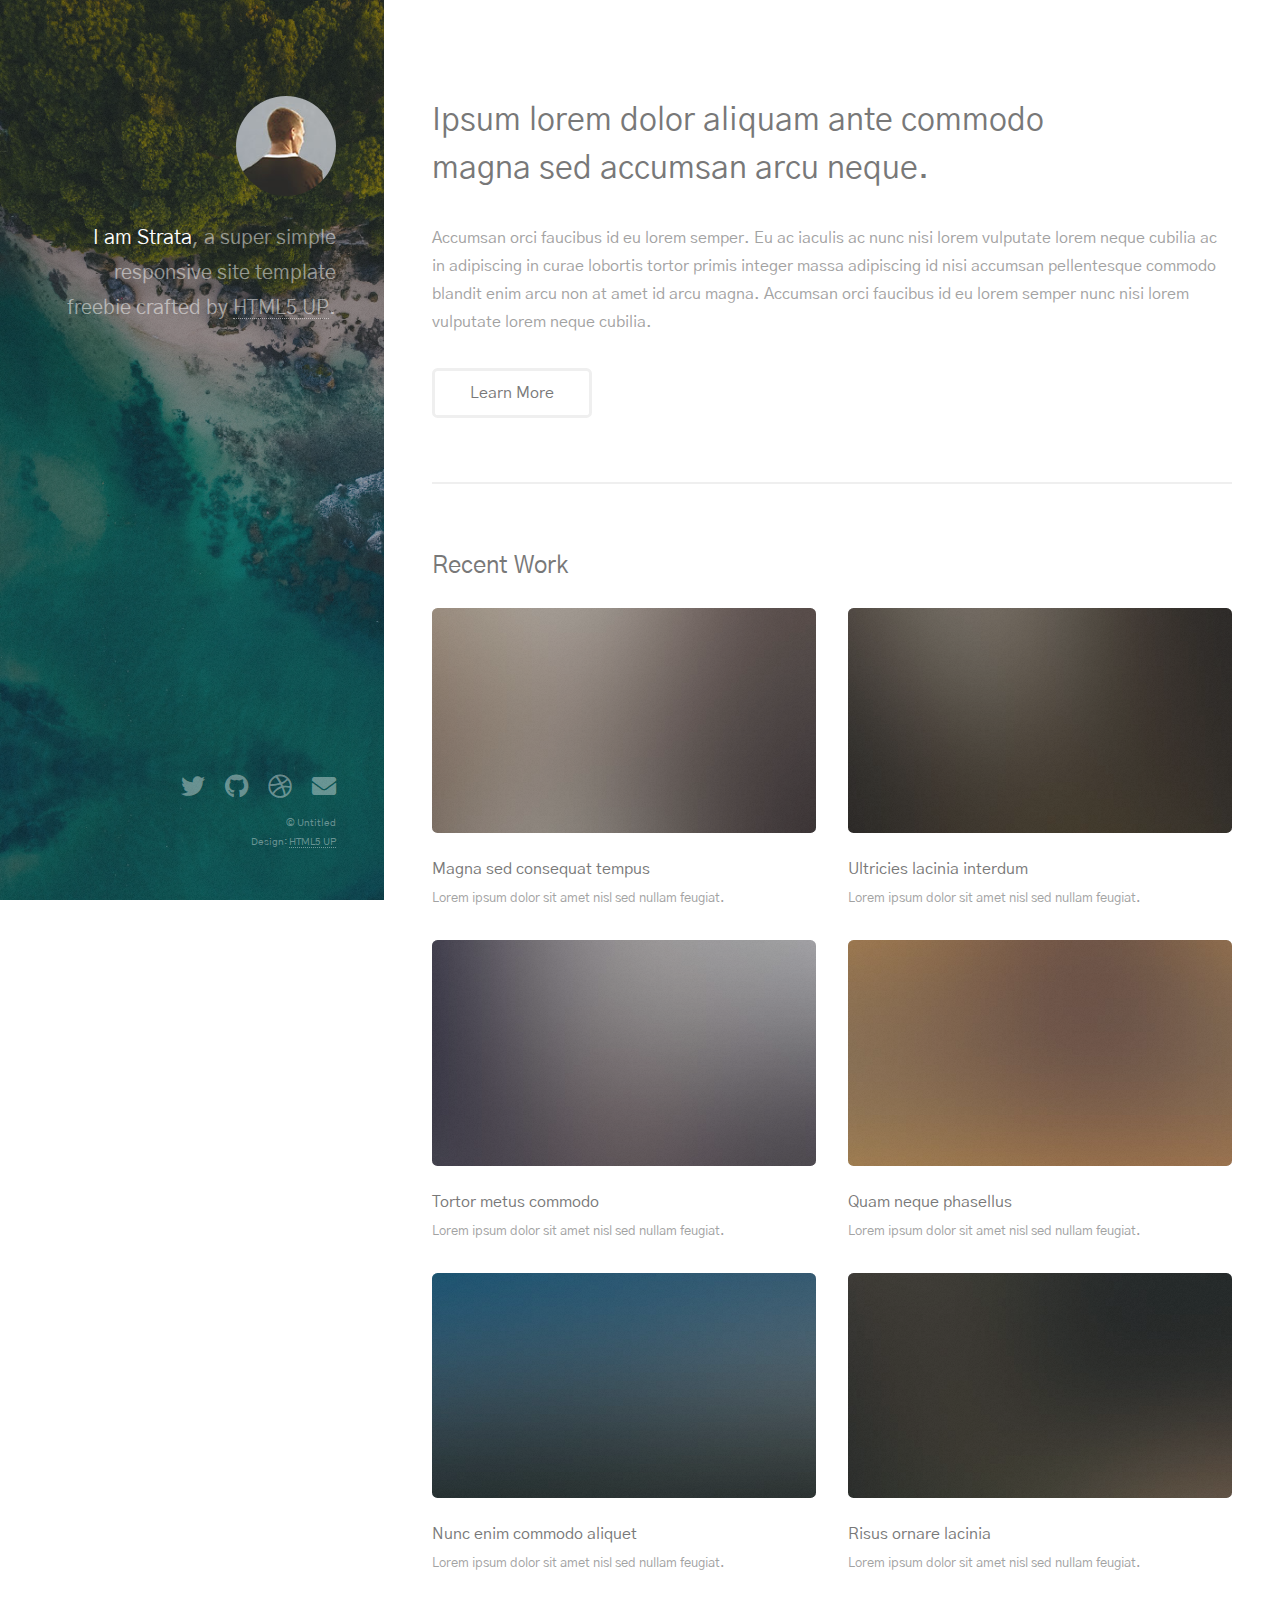
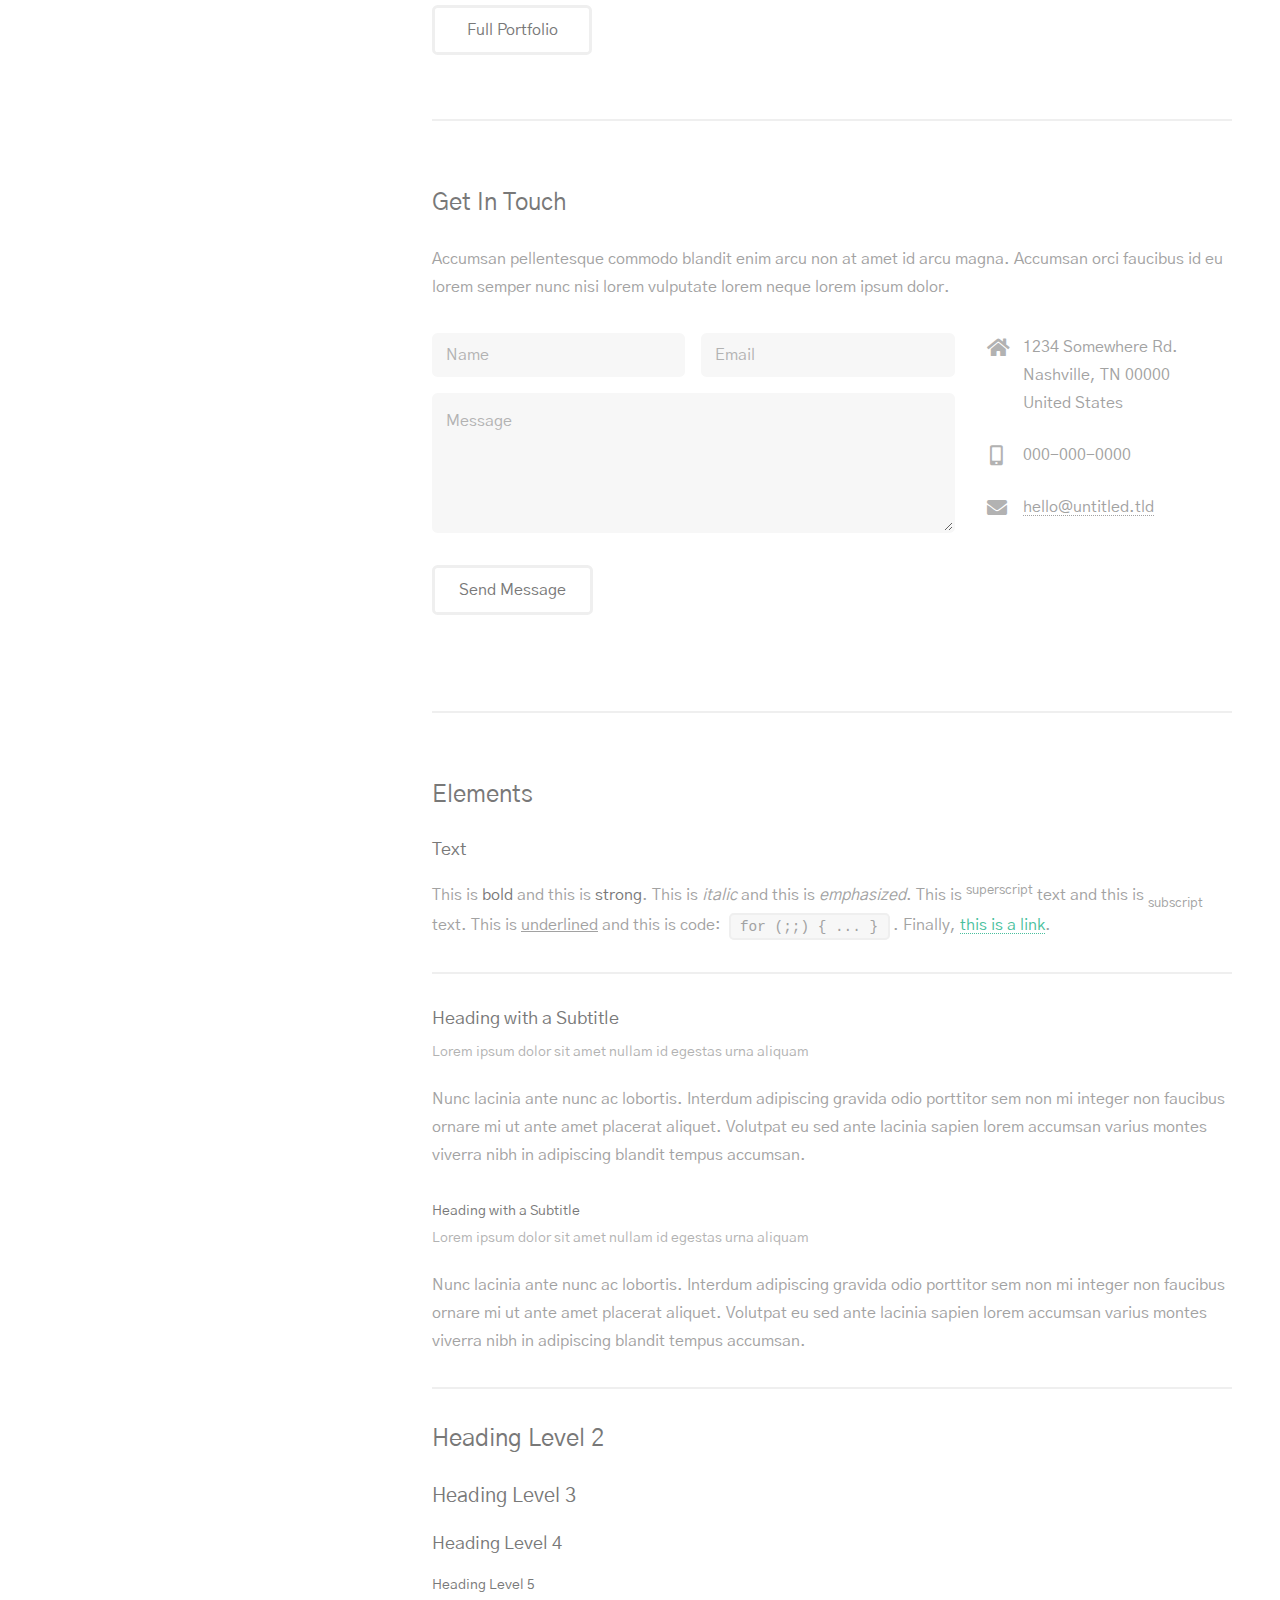
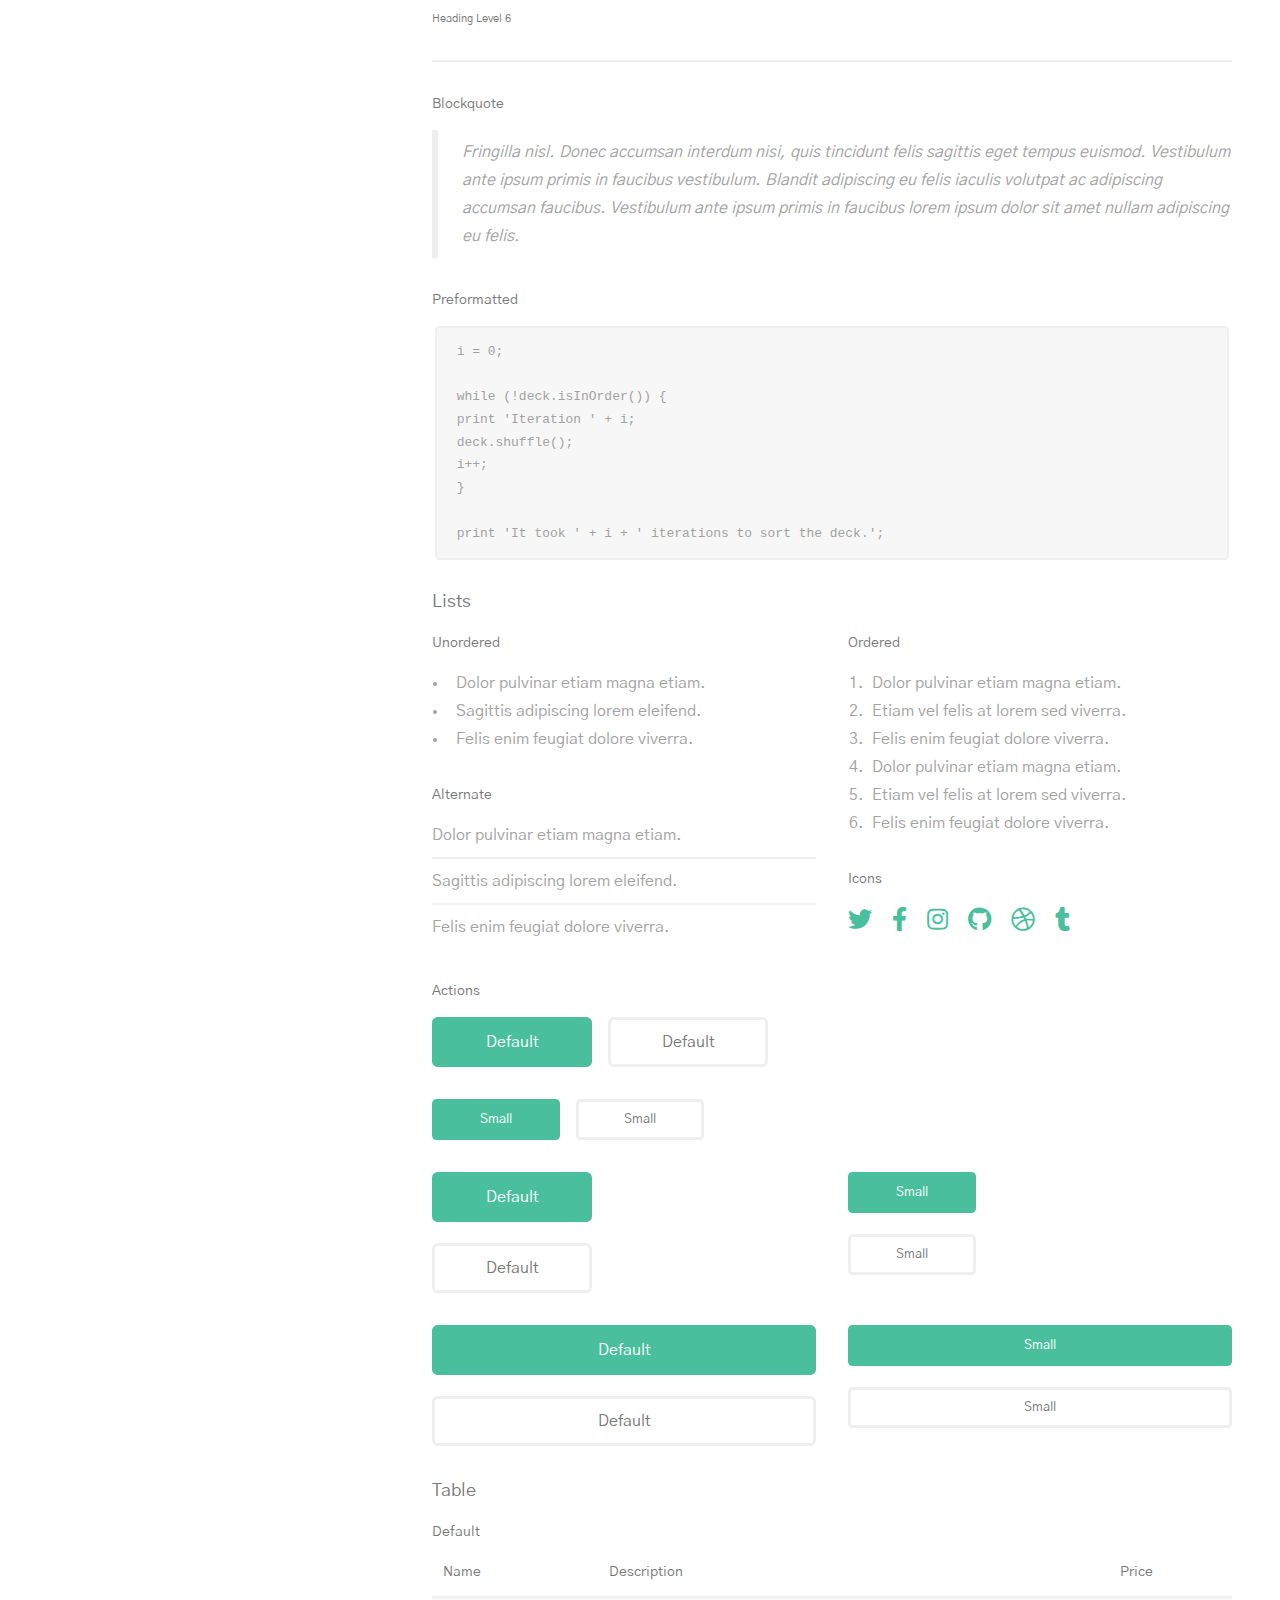
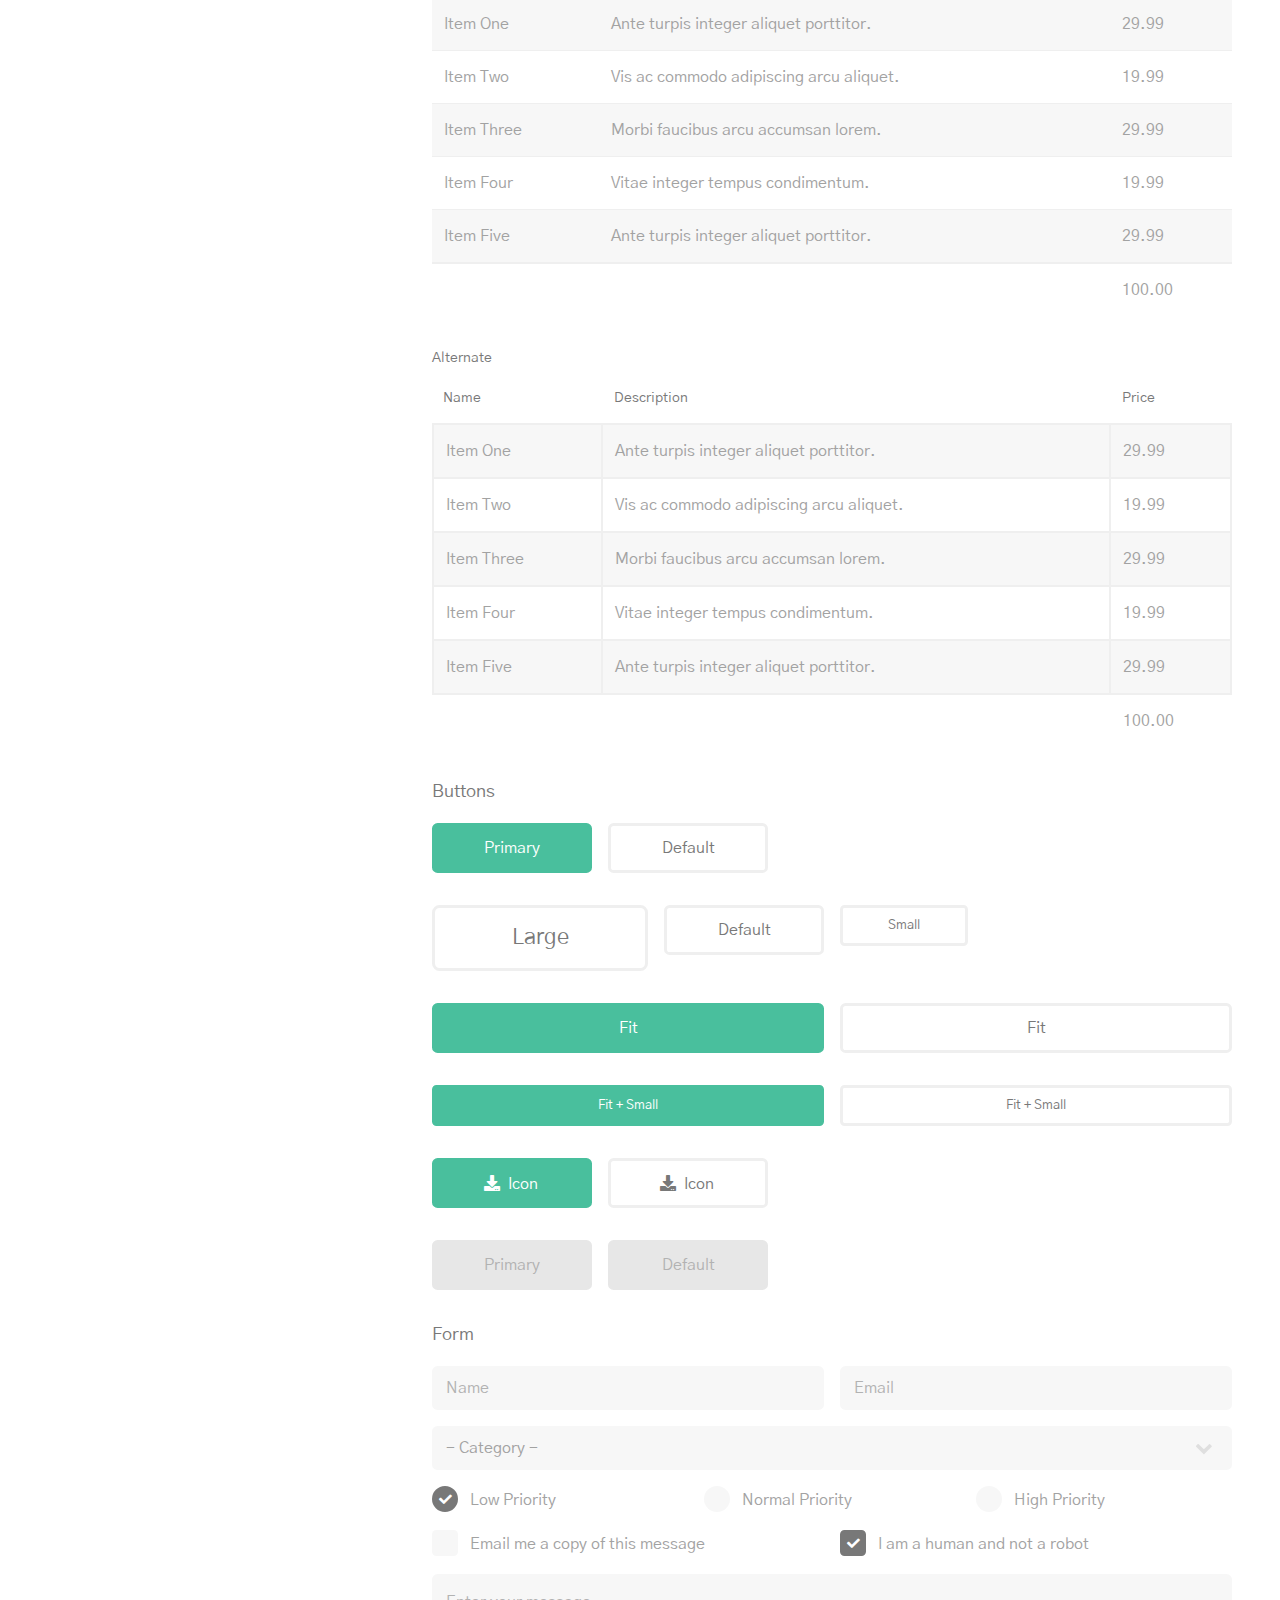
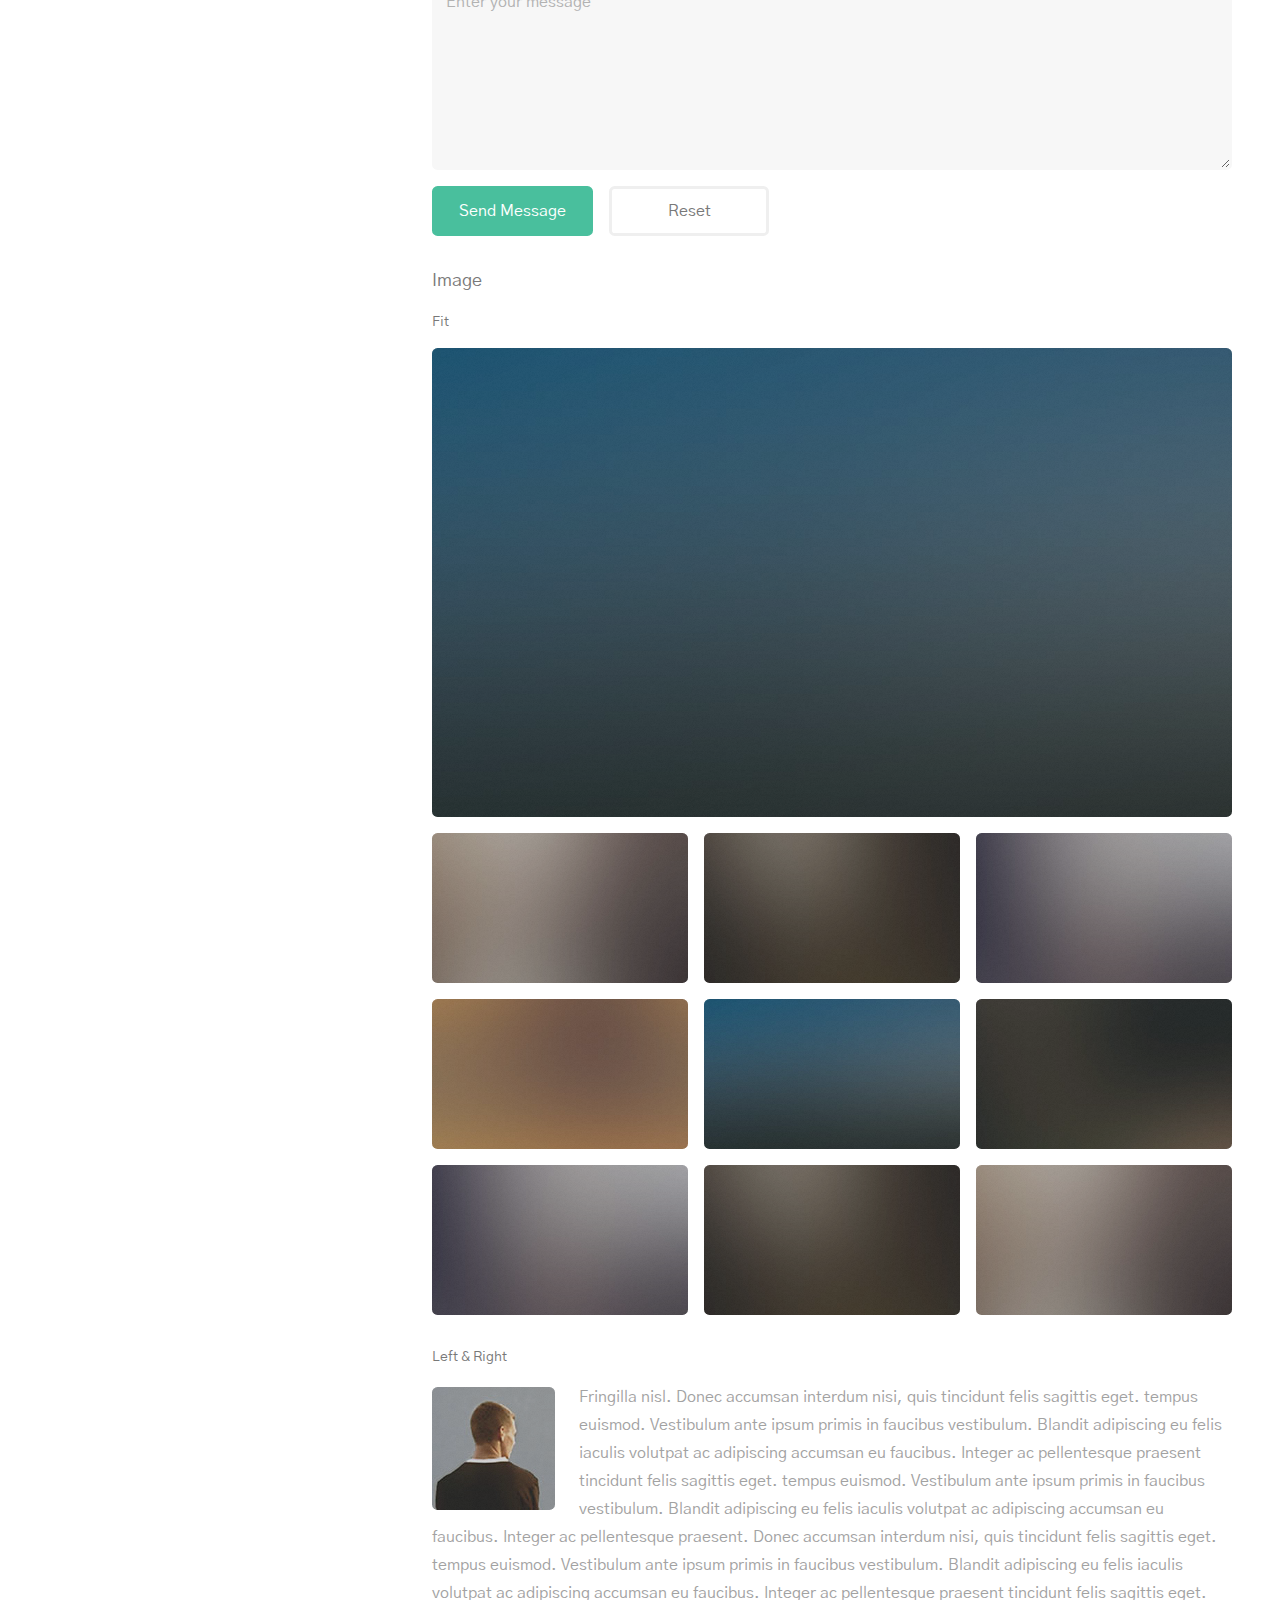
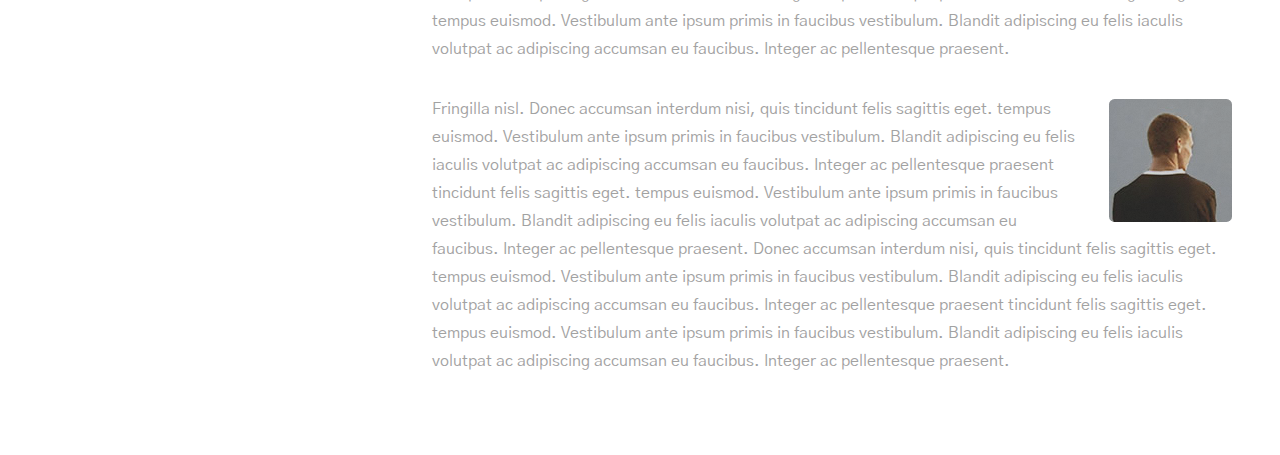
<file: demo.html>
<!DOCTYPE HTML>
<!--
	Strata by HTML5 UP
	html5up.net | @ajlkn
	Free for personal and commercial use under the CCA 3.0 license (html5up.net/license)
-->
<html>
	<head>
		<title>Strata by HTML5 UP</title>
		<meta charset="utf-8" />
		<meta name="viewport" content="width=device-width, initial-scale=1, user-scalable=no" />
		<link rel="stylesheet" href="assets/css/main.css" />
	</head>
	<body class="is-preload">

		<!-- Header -->
			<header id="header">
				<div class="inner">
					<a href="#" class="image avatar"><img src="images/avatar.jpg" alt="" /></a>
					<h1><strong>I am Strata</strong>, a super simple<br />
					responsive site template freebie<br />
					crafted by <a href="http://html5up.net">HTML5 UP</a>.</h1>
				</div>
			</header>

		<!-- Main -->
			<div id="main">

				<!-- One -->
					<section id="one">
						<header class="major">
							<h2>Ipsum lorem dolor aliquam ante commodo<br />
							magna sed accumsan arcu neque.</h2>
						</header>
						<p>Accumsan orci faucibus id eu lorem semper. Eu ac iaculis ac nunc nisi lorem vulputate lorem neque cubilia ac in adipiscing in curae lobortis tortor primis integer massa adipiscing id nisi accumsan pellentesque commodo blandit enim arcu non at amet id arcu magna. Accumsan orci faucibus id eu lorem semper nunc nisi lorem vulputate lorem neque cubilia.</p>
						<ul class="actions">
							<li><a href="#" class="button">Learn More</a></li>
						</ul>
					</section>

				<!-- Two -->
					<section id="two">
						<h2>Recent Work</h2>
						<div class="row">
							<article class="col-6 col-12-xsmall work-item">
								<a href="images/fulls/01.jpg" class="image fit thumb"><img src="images/thumbs/01.jpg" alt="" /></a>
								<h3>Magna sed consequat tempus</h3>
								<p>Lorem ipsum dolor sit amet nisl sed nullam feugiat.</p>
							</article>
							<article class="col-6 col-12-xsmall work-item">
								<a href="images/fulls/02.jpg" class="image fit thumb"><img src="images/thumbs/02.jpg" alt="" /></a>
								<h3>Ultricies lacinia interdum</h3>
								<p>Lorem ipsum dolor sit amet nisl sed nullam feugiat.</p>
							</article>
							<article class="col-6 col-12-xsmall work-item">
								<a href="images/fulls/03.jpg" class="image fit thumb"><img src="images/thumbs/03.jpg" alt="" /></a>
								<h3>Tortor metus commodo</h3>
								<p>Lorem ipsum dolor sit amet nisl sed nullam feugiat.</p>
							</article>
							<article class="col-6 col-12-xsmall work-item">
								<a href="images/fulls/04.jpg" class="image fit thumb"><img src="images/thumbs/04.jpg" alt="" /></a>
								<h3>Quam neque phasellus</h3>
								<p>Lorem ipsum dolor sit amet nisl sed nullam feugiat.</p>
							</article>
							<article class="col-6 col-12-xsmall work-item">
								<a href="images/fulls/05.jpg" class="image fit thumb"><img src="images/thumbs/05.jpg" alt="" /></a>
								<h3>Nunc enim commodo aliquet</h3>
								<p>Lorem ipsum dolor sit amet nisl sed nullam feugiat.</p>
							</article>
							<article class="col-6 col-12-xsmall work-item">
								<a href="images/fulls/06.jpg" class="image fit thumb"><img src="images/thumbs/06.jpg" alt="" /></a>
								<h3>Risus ornare lacinia</h3>
								<p>Lorem ipsum dolor sit amet nisl sed nullam feugiat.</p>
							</article>
						</div>
						<ul class="actions">
							<li><a href="#" class="button">Full Portfolio</a></li>
						</ul>
					</section>

				<!-- Three -->
					<section id="three">
						<h2>Get In Touch</h2>
						<p>Accumsan pellentesque commodo blandit enim arcu non at amet id arcu magna. Accumsan orci faucibus id eu lorem semper nunc nisi lorem vulputate lorem neque lorem ipsum dolor.</p>
						<div class="row">
							<div class="col-8 col-12-small">
								<form method="post" action="#">
									<div class="row gtr-uniform gtr-50">
										<div class="col-6 col-12-xsmall"><input type="text" name="name" id="name" placeholder="Name" /></div>
										<div class="col-6 col-12-xsmall"><input type="email" name="email" id="email" placeholder="Email" /></div>
										<div class="col-12"><textarea name="message" id="message" placeholder="Message" rows="4"></textarea></div>
									</div>
								</form>
								<ul class="actions">
									<li><input type="submit" value="Send Message" /></li>
								</ul>
							</div>
							<div class="col-4 col-12-small">
								<ul class="labeled-icons">
									<li>
										<h3 class="icon solid fa-home"><span class="label">Address</span></h3>
										1234 Somewhere Rd.<br />
										Nashville, TN 00000<br />
										United States
									</li>
									<li>
										<h3 class="icon solid fa-mobile-alt"><span class="label">Phone</span></h3>
										000-000-0000
									</li>
									<li>
										<h3 class="icon solid fa-envelope"><span class="label">Email</span></h3>
										<a href="#">hello@untitled.tld</a>
									</li>
								</ul>
							</div>
						</div>
					</section>

				<!-- Four -->

					<section id="four">
						<h2>Elements</h2>

						<section>
							<h4>Text</h4>
							<p>This is <b>bold</b> and this is <strong>strong</strong>. This is <i>italic</i> and this is <em>emphasized</em>.
							This is <sup>superscript</sup> text and this is <sub>subscript</sub> text.
							This is <u>underlined</u> and this is code: <code>for (;;) { ... }</code>. Finally, <a href="#">this is a link</a>.</p>
							<hr />
							<header>
								<h4>Heading with a Subtitle</h4>
								<p>Lorem ipsum dolor sit amet nullam id egestas urna aliquam</p>
							</header>
							<p>Nunc lacinia ante nunc ac lobortis. Interdum adipiscing gravida odio porttitor sem non mi integer non faucibus ornare mi ut ante amet placerat aliquet. Volutpat eu sed ante lacinia sapien lorem accumsan varius montes viverra nibh in adipiscing blandit tempus accumsan.</p>
							<header>
								<h5>Heading with a Subtitle</h5>
								<p>Lorem ipsum dolor sit amet nullam id egestas urna aliquam</p>
							</header>
							<p>Nunc lacinia ante nunc ac lobortis. Interdum adipiscing gravida odio porttitor sem non mi integer non faucibus ornare mi ut ante amet placerat aliquet. Volutpat eu sed ante lacinia sapien lorem accumsan varius montes viverra nibh in adipiscing blandit tempus accumsan.</p>
							<hr />
							<h2>Heading Level 2</h2>
							<h3>Heading Level 3</h3>
							<h4>Heading Level 4</h4>
							<h5>Heading Level 5</h5>
							<h6>Heading Level 6</h6>
							<hr />
							<h5>Blockquote</h5>
							<blockquote>Fringilla nisl. Donec accumsan interdum nisi, quis tincidunt felis sagittis eget tempus euismod. Vestibulum ante ipsum primis in faucibus vestibulum. Blandit adipiscing eu felis iaculis volutpat ac adipiscing accumsan faucibus. Vestibulum ante ipsum primis in faucibus lorem ipsum dolor sit amet nullam adipiscing eu felis.</blockquote>
							<h5>Preformatted</h5>
							<pre><code>i = 0;

while (!deck.isInOrder()) {
print 'Iteration ' + i;
deck.shuffle();
i++;
}

print 'It took ' + i + ' iterations to sort the deck.';</code></pre>
						</section>

						<section>
							<h4>Lists</h4>
							<div class="row">
								<div class="col-6 col-12-xsmall">
									<h5>Unordered</h5>
									<ul>
										<li>Dolor pulvinar etiam magna etiam.</li>
										<li>Sagittis adipiscing lorem eleifend.</li>
										<li>Felis enim feugiat dolore viverra.</li>
									</ul>
									<h5>Alternate</h5>
									<ul class="alt">
										<li>Dolor pulvinar etiam magna etiam.</li>
										<li>Sagittis adipiscing lorem eleifend.</li>
										<li>Felis enim feugiat dolore viverra.</li>
									</ul>
								</div>
								<div class="col-6 col-12-xsmall">
									<h5>Ordered</h5>
									<ol>
										<li>Dolor pulvinar etiam magna etiam.</li>
										<li>Etiam vel felis at lorem sed viverra.</li>
										<li>Felis enim feugiat dolore viverra.</li>
										<li>Dolor pulvinar etiam magna etiam.</li>
										<li>Etiam vel felis at lorem sed viverra.</li>
										<li>Felis enim feugiat dolore viverra.</li>
									</ol>
									<h5>Icons</h5>
									<ul class="icons">
										<li><a href="#" class="icon brands fa-twitter"><span class="label">Twitter</span></a></li>
										<li><a href="#" class="icon brands fa-facebook-f"><span class="label">Facebook</span></a></li>
										<li><a href="#" class="icon brands fa-instagram"><span class="label">Instagram</span></a></li>
										<li><a href="#" class="icon brands fa-github"><span class="label">Github</span></a></li>
										<li><a href="#" class="icon brands fa-dribbble"><span class="label">Dribbble</span></a></li>
										<li><a href="#" class="icon brands fa-tumblr"><span class="label">Tumblr</span></a></li>
									</ul>
								</div>
							</div>
							<h5>Actions</h5>
							<ul class="actions">
								<li><a href="#" class="button primary">Default</a></li>
								<li><a href="#" class="button">Default</a></li>
							</ul>
							<ul class="actions small">
								<li><a href="#" class="button primary small">Small</a></li>
								<li><a href="#" class="button small">Small</a></li>
							</ul>
							<div class="row">
								<div class="col-6 col-12-small">
									<ul class="actions stacked">
										<li><a href="#" class="button primary">Default</a></li>
										<li><a href="#" class="button">Default</a></li>
									</ul>
								</div>
								<div class="col-6 col-12-small">
									<ul class="actions stacked">
										<li><a href="#" class="button primary small">Small</a></li>
										<li><a href="#" class="button small">Small</a></li>
									</ul>
								</div>
								<div class="col-6 col-12-small">
									<ul class="actions stacked">
										<li><a href="#" class="button primary fit">Default</a></li>
										<li><a href="#" class="button fit">Default</a></li>
									</ul>
								</div>
								<div class="col-6 col-12-small">
									<ul class="actions stacked">
										<li><a href="#" class="button primary small fit">Small</a></li>
										<li><a href="#" class="button small fit">Small</a></li>
									</ul>
								</div>
							</div>
						</section>

						<section>
							<h4>Table</h4>
							<h5>Default</h5>
							<div class="table-wrapper">
								<table>
									<thead>
										<tr>
											<th>Name</th>
											<th>Description</th>
											<th>Price</th>
										</tr>
									</thead>
									<tbody>
										<tr>
											<td>Item One</td>
											<td>Ante turpis integer aliquet porttitor.</td>
											<td>29.99</td>
										</tr>
										<tr>
											<td>Item Two</td>
											<td>Vis ac commodo adipiscing arcu aliquet.</td>
											<td>19.99</td>
										</tr>
										<tr>
											<td>Item Three</td>
											<td> Morbi faucibus arcu accumsan lorem.</td>
											<td>29.99</td>
										</tr>
										<tr>
											<td>Item Four</td>
											<td>Vitae integer tempus condimentum.</td>
											<td>19.99</td>
										</tr>
										<tr>
											<td>Item Five</td>
											<td>Ante turpis integer aliquet porttitor.</td>
											<td>29.99</td>
										</tr>
									</tbody>
									<tfoot>
										<tr>
											<td colspan="2"></td>
											<td>100.00</td>
										</tr>
									</tfoot>
								</table>
							</div>

							<h5>Alternate</h5>
							<div class="table-wrapper">
								<table class="alt">
									<thead>
										<tr>
											<th>Name</th>
											<th>Description</th>
											<th>Price</th>
										</tr>
									</thead>
									<tbody>
										<tr>
											<td>Item One</td>
											<td>Ante turpis integer aliquet porttitor.</td>
											<td>29.99</td>
										</tr>
										<tr>
											<td>Item Two</td>
											<td>Vis ac commodo adipiscing arcu aliquet.</td>
											<td>19.99</td>
										</tr>
										<tr>
											<td>Item Three</td>
											<td> Morbi faucibus arcu accumsan lorem.</td>
											<td>29.99</td>
										</tr>
										<tr>
											<td>Item Four</td>
											<td>Vitae integer tempus condimentum.</td>
											<td>19.99</td>
										</tr>
										<tr>
											<td>Item Five</td>
											<td>Ante turpis integer aliquet porttitor.</td>
											<td>29.99</td>
										</tr>
									</tbody>
									<tfoot>
										<tr>
											<td colspan="2"></td>
											<td>100.00</td>
										</tr>
									</tfoot>
								</table>
							</div>
						</section>

						<section>
							<h4>Buttons</h4>
							<ul class="actions">
								<li><a href="#" class="button primary">Primary</a></li>
								<li><a href="#" class="button">Default</a></li>
							</ul>
							<ul class="actions">
								<li><a href="#" class="button large">Large</a></li>
								<li><a href="#" class="button">Default</a></li>
								<li><a href="#" class="button small">Small</a></li>
							</ul>
							<ul class="actions fit">
								<li><a href="#" class="button primary fit">Fit</a></li>
								<li><a href="#" class="button fit">Fit</a></li>
							</ul>
							<ul class="actions fit small">
								<li><a href="#" class="button primary fit small">Fit + Small</a></li>
								<li><a href="#" class="button fit small">Fit + Small</a></li>
							</ul>
							<ul class="actions">
								<li><a href="#" class="button primary icon solid fa-download">Icon</a></li>
								<li><a href="#" class="button icon solid fa-download">Icon</a></li>
							</ul>
							<ul class="actions">
								<li><span class="button primary disabled">Primary</span></li>
								<li><span class="button disabled">Default</span></li>
							</ul>
						</section>

						<section>
							<h4>Form</h4>
							<form method="post" action="#">
								<div class="row gtr-uniform gtr-50">
									<div class="col-6 col-12-xsmall">
										<input type="text" name="demo-name" id="demo-name" value="" placeholder="Name" />
									</div>
									<div class="col-6 col-12-xsmall">
										<input type="email" name="demo-email" id="demo-email" value="" placeholder="Email" />
									</div>
									<div class="col-12">
										<select name="demo-category" id="demo-category">
											<option value="">- Category -</option>
											<option value="1">Manufacturing</option>
											<option value="1">Shipping</option>
											<option value="1">Administration</option>
											<option value="1">Human Resources</option>
										</select>
									</div>
									<div class="col-4 col-12-small">
										<input type="radio" id="demo-priority-low" name="demo-priority" checked>
										<label for="demo-priority-low">Low Priority</label>
									</div>
									<div class="col-4 col-12-small">
										<input type="radio" id="demo-priority-normal" name="demo-priority">
										<label for="demo-priority-normal">Normal Priority</label>
									</div>
									<div class="col-4 col-12-small">
										<input type="radio" id="demo-priority-high" name="demo-priority">
										<label for="demo-priority-high">High Priority</label>
									</div>
									<div class="col-6 col-12-small">
										<input type="checkbox" id="demo-copy" name="demo-copy">
										<label for="demo-copy">Email me a copy of this message</label>
									</div>
									<div class="col-6 col-12-small">
										<input type="checkbox" id="demo-human" name="demo-human" checked>
										<label for="demo-human">I am a human and not a robot</label>
									</div>
									<div class="col-12">
										<textarea name="demo-message" id="demo-message" placeholder="Enter your message" rows="6"></textarea>
									</div>
									<div class="col-12">
										<ul class="actions">
											<li><input type="submit" value="Send Message" class="primary" /></li>
											<li><input type="reset" value="Reset" /></li>
										</ul>
									</div>
								</div>
							</form>
						</section>

						<section>
							<h4>Image</h4>
							<h5>Fit</h5>
							<div class="box alt">
								<div class="row gtr-50 gtr-uniform">
									<div class="col-12"><span class="image fit"><img src="images/fulls/05.jpg" alt="" /></span></div>
									<div class="col-4"><span class="image fit"><img src="images/thumbs/01.jpg" alt="" /></span></div>
									<div class="col-4"><span class="image fit"><img src="images/thumbs/02.jpg" alt="" /></span></div>
									<div class="col-4"><span class="image fit"><img src="images/thumbs/03.jpg" alt="" /></span></div>
									<div class="col-4"><span class="image fit"><img src="images/thumbs/04.jpg" alt="" /></span></div>
									<div class="col-4"><span class="image fit"><img src="images/thumbs/05.jpg" alt="" /></span></div>
									<div class="col-4"><span class="image fit"><img src="images/thumbs/06.jpg" alt="" /></span></div>
									<div class="col-4"><span class="image fit"><img src="images/thumbs/03.jpg" alt="" /></span></div>
									<div class="col-4"><span class="image fit"><img src="images/thumbs/02.jpg" alt="" /></span></div>
									<div class="col-4"><span class="image fit"><img src="images/thumbs/01.jpg" alt="" /></span></div>
								</div>
							</div>
							<h5>Left &amp; Right</h5>
							<p><span class="image left"><img src="images/avatar.jpg" alt="" /></span>Fringilla nisl. Donec accumsan interdum nisi, quis tincidunt felis sagittis eget. tempus euismod. Vestibulum ante ipsum primis in faucibus vestibulum. Blandit adipiscing eu felis iaculis volutpat ac adipiscing accumsan eu faucibus. Integer ac pellentesque praesent tincidunt felis sagittis eget. tempus euismod. Vestibulum ante ipsum primis in faucibus vestibulum. Blandit adipiscing eu felis iaculis volutpat ac adipiscing accumsan eu faucibus. Integer ac pellentesque praesent. Donec accumsan interdum nisi, quis tincidunt felis sagittis eget. tempus euismod. Vestibulum ante ipsum primis in faucibus vestibulum. Blandit adipiscing eu felis iaculis volutpat ac adipiscing accumsan eu faucibus. Integer ac pellentesque praesent tincidunt felis sagittis eget. tempus euismod. Vestibulum ante ipsum primis in faucibus vestibulum. Blandit adipiscing eu felis iaculis volutpat ac adipiscing accumsan eu faucibus. Integer ac pellentesque praesent.</p>
							<p><span class="image right"><img src="images/avatar.jpg" alt="" /></span>Fringilla nisl. Donec accumsan interdum nisi, quis tincidunt felis sagittis eget. tempus euismod. Vestibulum ante ipsum primis in faucibus vestibulum. Blandit adipiscing eu felis iaculis volutpat ac adipiscing accumsan eu faucibus. Integer ac pellentesque praesent tincidunt felis sagittis eget. tempus euismod. Vestibulum ante ipsum primis in faucibus vestibulum. Blandit adipiscing eu felis iaculis volutpat ac adipiscing accumsan eu faucibus. Integer ac pellentesque praesent. Donec accumsan interdum nisi, quis tincidunt felis sagittis eget. tempus euismod. Vestibulum ante ipsum primis in faucibus vestibulum. Blandit adipiscing eu felis iaculis volutpat ac adipiscing accumsan eu faucibus. Integer ac pellentesque praesent tincidunt felis sagittis eget. tempus euismod. Vestibulum ante ipsum primis in faucibus vestibulum. Blandit adipiscing eu felis iaculis volutpat ac adipiscing accumsan eu faucibus. Integer ac pellentesque praesent.</p>
						</section>

					</section>

			</div>

		<!-- Footer -->
			<footer id="footer">
				<div class="inner">
					<ul class="icons">
						<li><a href="#" class="icon brands fa-twitter"><span class="label">Twitter</span></a></li>
						<li><a href="#" class="icon brands fa-github"><span class="label">Github</span></a></li>
						<li><a href="#" class="icon brands fa-dribbble"><span class="label">Dribbble</span></a></li>
						<li><a href="#" class="icon solid fa-envelope"><span class="label">Email</span></a></li>
					</ul>
					<ul class="copyright">
						<li>&copy; Untitled</li><li>Design: <a href="http://html5up.net">HTML5 UP</a></li>
					</ul>
				</div>
			</footer>

		<!-- Scripts -->
			<script src="assets/js/jquery.min.js"></script>
			<script src="assets/js/jquery.poptrox.min.js"></script>
			<script src="assets/js/browser.min.js"></script>
			<script src="assets/js/breakpoints.min.js"></script>
			<script src="assets/js/util.js"></script>
			<script src="assets/js/main.js"></script>

	</body>
</html>
</file>
<file: assets/css/main.css>
@import url("fontawesome-all.min.css");
/*
@import url("https://fonts.googleapis.com/css?family=Source+Sans+Pro:400,400italic");
@import url("https://fonts.googleapis.com/css?family=Barlow+Semi+Condensed");
*/

@import url("https://fonts.googleapis.com/css?family=Gothic+A1");

/*
	Strata by HTML5 UP
	html5up.net | @ajlkn
	Free for personal and commercial use under the CCA 3.0 license (html5up.net/license)
*/

html, body, div, span, applet, object,
iframe, h1, h2, h3, h4, h5, h6, p, blockquote,
pre, a, abbr, acronym, address, big, cite,
code, del, dfn, em, img, ins, kbd, q, s, samp,
small, strike, strong, sub, sup, tt, var, b,
u, i, center, dl, dt, dd, ol, ul, li, fieldset,
form, label, legend, table, caption, tbody,
tfoot, thead, tr, th, td, article, aside,
canvas, details, embed, figure, figcaption,
footer, header, hgroup, menu, nav, output, ruby,
section, summary, time, mark, audio, video {
	margin: 0;
	padding: 0;
	border: 0;
	font-size: 100%;
	font: inherit;
	vertical-align: baseline;}

article, aside, details, figcaption, figure,
footer, header, hgroup, menu, nav, section {
	display: block;}

body {
	line-height: 1;
}

ol, ul {
	list-style: none;
}

blockquote, q {
	quotes: none;
}

	blockquote:before, blockquote:after, q:before, q:after {
		content: '';
		content: none;
	}

table {
	border-collapse: collapse;
	border-spacing: 0;
}

body {
	-webkit-text-size-adjust: none;
}

mark {
	background-color: transparent;
	color: inherit;
}

input::-moz-focus-inner {
	border: 0;
	padding: 0;
}

input, select, textarea {
	-moz-appearance: none;
	-webkit-appearance: none;
	-ms-appearance: none;
	appearance: none;
}

/* Basic */

	html {
		box-sizing: border-box;
	}

	*, *:before, *:after {
		box-sizing: inherit;
	}

	body {
		background: #fff;
	}

		body.is-preload *, body.is-preload *:before, body.is-preload *:after {
			-moz-animation: none !important;
			-webkit-animation: none !important;
			-ms-animation: none !important;
			animation: none !important;
			-moz-transition: none !important;
			-webkit-transition: none !important;
			-ms-transition: none !important;
			transition: none !important;
		}

	body, input, select, textarea {
		color: #a2a2a2;
		font-family: "Gothic A1","Barlow Semi Condensed","Source Sans Pro", Helvetica, sans-serif;
		font-size: 16pt;
		font-weight: 400;
		line-height: 1.75em;
	}

	a {
		-moz-transition: color 0.2s ease-in-out, border-color 0.2s ease-in-out;
		-webkit-transition: color 0.2s ease-in-out, border-color 0.2s ease-in-out;
		-ms-transition: color 0.2s ease-in-out, border-color 0.2s ease-in-out;
		transition: color 0.2s ease-in-out, border-color 0.2s ease-in-out;
		border-bottom: dotted 1px;
		color: #49bf9d;
		text-decoration: none;
	}

		a:hover {
			border-bottom-color: transparent;
			color: #49bf9d !important;
			text-decoration: none;
		}

	strong, b {
		color: #787878;
		font-weight: 400;
	}

	em, i {
		font-style: italic;
	}

	p {
		margin: 0 0 2em 0;
	}

	h1, h2, h3, h4, h5, h6 {
		color: #787878;
		font-weight: 400;
		line-height: 1em;
		margin: 0 0 1em 0;
	}

		h1 a, h2 a, h3 a, h4 a, h5 a, h6 a {
			color: inherit;
			text-decoration: none;
		}

	h1 {
		font-size: 2em;
		line-height: 1.5em;
	}

	h2 {
		font-size: 1.5em;
		line-height: 1.5em;
	}

	h3 {
		font-size: 1.25em;
		line-height: 1.5em;
	}

	h4 {
		font-size: 1.1em;
		line-height: 1.5em;
	}

	h5 {
		font-size: 0.9em;
		line-height: 1.5em;
	}

	h6 {
		font-size: 0.7em;
		line-height: 1.5em;
	}

	sub {
		font-size: 0.8em;
		position: relative;
		top: 0.5em;
	}

	sup {
		font-size: 0.8em;
		position: relative;
		top: -0.5em;
	}

	hr {
		border: 0;
		border-bottom: solid 2px #efefef;
		margin: 2em 0;
	}

		hr.major {
			margin: 3em 0;
		}

	blockquote {
		border-left: solid 6px #efefef;
		font-style: italic;
		margin: 0 0 2em 0;
		padding: 0.5em 0 0.5em 1.5em;
	}

	code {
		background: #f7f7f7;
		border-radius: 0.35em;
		border: solid 2px #efefef;
		font-family: "Courier New", monospace;
		font-size: 0.9em;
		margin: 0 0.25em;
		padding: 0.25em 0.65em;
	}

	pre {
		-webkit-overflow-scrolling: touch;
		font-family: "Courier New", monospace;
		font-size: 0.9em;
		margin: 0 0 2em 0;
	}

		pre code {
			display: block;
			line-height: 1.75em;
			padding: 1em 1.5em;
			overflow-x: auto;
		}

	.align-left {
		text-align: left;
	}

	.align-center {
		text-align: center;
	}

	.align-right {
		text-align: right;
	}

/* Container */

	.container {
		margin: 0 auto;
		max-width: calc(100% - 4em);
		width: 100%;
	}

		.container.xsmall {
			width: 25%;
		}

		.container.small {
			width: 50%;
		}

		.container.medium {
			width: 75%;
		}

		.container.large {
			width: 125%;
		}

		.container.xlarge {
			width: 150%;
		}

		.container.max {
			width: 100%;
		}

		@media screen and (max-width: 980px) {

			.container {
				width: 100% !important;
				max-width: 100% !important;
			}

		}

		@media screen and (max-width: 480px) {

			.container {
				max-width: calc(100% - 3em);
			}

		}

/* Row */

	.row {
		display: flex;
		flex-wrap: wrap;
		box-sizing: border-box;
		align-items: stretch;
	}

		.row > * {
			box-sizing: border-box;
		}

		.row.gtr-uniform > * > :last-child {
			margin-bottom: 0;
		}

		.row.aln-left {
			justify-content: flex-start;
		}

		.row.aln-center {
			justify-content: center;
		}

		.row.aln-right {
			justify-content: flex-end;
		}

		.row.aln-top {
			align-items: flex-start;
		}

		.row.aln-middle {
			align-items: center;
		}

		.row.aln-bottom {
			align-items: flex-end;
		}

		.row > .imp {
			order: -1;
		}

		.row > .col-1 {
			width: 8.33333%;
		}

		.row > .off-1 {
			margin-left: 8.33333%;
		}

		.row > .col-2 {
			width: 16.66667%;
		}

		.row > .off-2 {
			margin-left: 16.66667%;
		}

		.row > .col-3 {
			width: 25%;
		}

		.row > .off-3 {
			margin-left: 25%;
		}

		.row > .col-4 {
			width: 33.33333%;
		}

		.row > .off-4 {
			margin-left: 33.33333%;
		}

		.row > .col-5 {
			width: 41.66667%;
		}

		.row > .off-5 {
			margin-left: 41.66667%;
		}

		.row > .col-6 {
			width: 50%;
		}

		.row > .off-6 {
			margin-left: 50%;
		}

		.row > .col-7 {
			width: 58.33333%;
		}

		.row > .off-7 {
			margin-left: 58.33333%;
		}

		.row > .col-8 {
			width: 66.66667%;
		}

		.row > .off-8 {
			margin-left: 66.66667%;
		}

		.row > .col-9 {
			width: 75%;
		}

		.row > .off-9 {
			margin-left: 75%;
		}

		.row > .col-10 {
			width: 83.33333%;
		}

		.row > .off-10 {
			margin-left: 83.33333%;
		}

		.row > .col-11 {
			width: 91.66667%;
		}

		.row > .off-11 {
			margin-left: 91.66667%;
		}

		.row > .col-12 {
			width: 100%;
		}

		.row > .off-12 {
			margin-left: 100%;
		}

		.row.gtr-0 {
			margin-top: 0;
			margin-left: 0em;
		}

			.row.gtr-0 > * {
				padding: 0 0 0 0em;
			}

			.row.gtr-0.gtr-uniform {
				margin-top: 0em;
			}

				.row.gtr-0.gtr-uniform > * {
					padding-top: 0em;
				}

		.row.gtr-25 {
			margin-top: 0;
			margin-left: -0.625em;
		}

			.row.gtr-25 > * {
				padding: 0 0 0 0.625em;
			}

			.row.gtr-25.gtr-uniform {
				margin-top: -0.625em;
			}

				.row.gtr-25.gtr-uniform > * {
					padding-top: 0.625em;
				}

		.row.gtr-50 {
			margin-top: 0;
			margin-left: -1.25em;
		}

			.row.gtr-50 > * {
				padding: 0 0 0 1.25em;
			}

			.row.gtr-50.gtr-uniform {
				margin-top: -1.25em;
			}

				.row.gtr-50.gtr-uniform > * {
					padding-top: 1.25em;
				}

		.row {
			margin-top: 0;
			margin-left: -2.5em;
		}

			.row > * {
				padding: 0 0 0 2.5em;
			}

			.row.gtr-uniform {
				margin-top: -2.5em;
			}

				.row.gtr-uniform > * {
					padding-top: 2.5em;
				}

		.row.gtr-150 {
			margin-top: 0;
			margin-left: -3.75em;
		}

			.row.gtr-150 > * {
				padding: 0 0 0 3.75em;
			}

			.row.gtr-150.gtr-uniform {
				margin-top: -3.75em;
			}

				.row.gtr-150.gtr-uniform > * {
					padding-top: 3.75em;
				}

		.row.gtr-200 {
			margin-top: 0;
			margin-left: -5em;
		}

			.row.gtr-200 > * {
				padding: 0 0 0 5em;
			}

			.row.gtr-200.gtr-uniform {
				margin-top: -5em;
			}

				.row.gtr-200.gtr-uniform > * {
					padding-top: 5em;
				}

		@media screen and (max-width: 1800px) {

			.row {
				display: flex;
				flex-wrap: wrap;
				box-sizing: border-box;
				align-items: stretch;
			}

				.row > * {
					box-sizing: border-box;
				}

				.row.gtr-uniform > * > :last-child {
					margin-bottom: 0;
				}

				.row.aln-left {
					justify-content: flex-start;
				}

				.row.aln-center {
					justify-content: center;
				}

				.row.aln-right {
					justify-content: flex-end;
				}

				.row.aln-top {
					align-items: flex-start;
				}

				.row.aln-middle {
					align-items: center;
				}

				.row.aln-bottom {
					align-items: flex-end;
				}

				.row > .imp-xlarge {
					order: -1;
				}

				.row > .col-1-xlarge {
					width: 8.33333%;
				}

				.row > .off-1-xlarge {
					margin-left: 8.33333%;
				}

				.row > .col-2-xlarge {
					width: 16.66667%;
				}

				.row > .off-2-xlarge {
					margin-left: 16.66667%;
				}

				.row > .col-3-xlarge {
					width: 25%;
				}

				.row > .off-3-xlarge {
					margin-left: 25%;
				}

				.row > .col-4-xlarge {
					width: 33.33333%;
				}

				.row > .off-4-xlarge {
					margin-left: 33.33333%;
				}

				.row > .col-5-xlarge {
					width: 41.66667%;
				}

				.row > .off-5-xlarge {
					margin-left: 41.66667%;
				}

				.row > .col-6-xlarge {
					width: 50%;
				}

				.row > .off-6-xlarge {
					margin-left: 50%;
				}

				.row > .col-7-xlarge {
					width: 58.33333%;
				}

				.row > .off-7-xlarge {
					margin-left: 58.33333%;
				}

				.row > .col-8-xlarge {
					width: 66.66667%;
				}

				.row > .off-8-xlarge {
					margin-left: 66.66667%;
				}

				.row > .col-9-xlarge {
					width: 75%;
				}

				.row > .off-9-xlarge {
					margin-left: 75%;
				}

				.row > .col-10-xlarge {
					width: 83.33333%;
				}

				.row > .off-10-xlarge {
					margin-left: 83.33333%;
				}

				.row > .col-11-xlarge {
					width: 91.66667%;
				}

				.row > .off-11-xlarge {
					margin-left: 91.66667%;
				}

				.row > .col-12-xlarge {
					width: 100%;
				}

				.row > .off-12-xlarge {
					margin-left: 100%;
				}

				.row.gtr-0 {
					margin-top: 0;
					margin-left: 0em;
				}

					.row.gtr-0 > * {
						padding: 0 0 0 0em;
					}

					.row.gtr-0.gtr-uniform {
						margin-top: 0em;
					}

						.row.gtr-0.gtr-uniform > * {
							padding-top: 0em;
						}

				.row.gtr-25 {
					margin-top: 0;
					margin-left: -0.625em;
				}

					.row.gtr-25 > * {
						padding: 0 0 0 0.625em;
					}

					.row.gtr-25.gtr-uniform {
						margin-top: -0.625em;
					}

						.row.gtr-25.gtr-uniform > * {
							padding-top: 0.625em;
						}

				.row.gtr-50 {
					margin-top: 0;
					margin-left: -1.25em;
				}

					.row.gtr-50 > * {
						padding: 0 0 0 1.25em;
					}

					.row.gtr-50.gtr-uniform {
						margin-top: -1.25em;
					}

						.row.gtr-50.gtr-uniform > * {
							padding-top: 1.25em;
						}

				.row {
					margin-top: 0;
					margin-left: -2.5em;
				}

					.row > * {
						padding: 0 0 0 2.5em;
					}

					.row.gtr-uniform {
						margin-top: -2.5em;
					}

						.row.gtr-uniform > * {
							padding-top: 2.5em;
						}

				.row.gtr-150 {
					margin-top: 0;
					margin-left: -3.75em;
				}

					.row.gtr-150 > * {
						padding: 0 0 0 3.75em;
					}

					.row.gtr-150.gtr-uniform {
						margin-top: -3.75em;
					}

						.row.gtr-150.gtr-uniform > * {
							padding-top: 3.75em;
						}

				.row.gtr-200 {
					margin-top: 0;
					margin-left: -5em;
				}

					.row.gtr-200 > * {
						padding: 0 0 0 5em;
					}

					.row.gtr-200.gtr-uniform {
						margin-top: -5em;
					}

						.row.gtr-200.gtr-uniform > * {
							padding-top: 5em;
						}

		}

		@media screen and (max-width: 1280px) {

			.row {
				display: flex;
				flex-wrap: wrap;
				box-sizing: border-box;
				align-items: stretch;
			}

				.row > * {
					box-sizing: border-box;
				}

				.row.gtr-uniform > * > :last-child {
					margin-bottom: 0;
				}

				.row.aln-left {
					justify-content: flex-start;
				}

				.row.aln-center {
					justify-content: center;
				}

				.row.aln-right {
					justify-content: flex-end;
				}

				.row.aln-top {
					align-items: flex-start;
				}

				.row.aln-middle {
					align-items: center;
				}

				.row.aln-bottom {
					align-items: flex-end;
				}

				.row > .imp-large {
					order: -1;
				}

				.row > .col-1-large {
					width: 8.33333%;
				}

				.row > .off-1-large {
					margin-left: 8.33333%;
				}

				.row > .col-2-large {
					width: 16.66667%;
				}

				.row > .off-2-large {
					margin-left: 16.66667%;
				}

				.row > .col-3-large {
					width: 25%;
				}

				.row > .off-3-large {
					margin-left: 25%;
				}

				.row > .col-4-large {
					width: 33.33333%;
				}

				.row > .off-4-large {
					margin-left: 33.33333%;
				}

				.row > .col-5-large {
					width: 41.66667%;
				}

				.row > .off-5-large {
					margin-left: 41.66667%;
				}

				.row > .col-6-large {
					width: 50%;
				}

				.row > .off-6-large {
					margin-left: 50%;
				}

				.row > .col-7-large {
					width: 58.33333%;
				}

				.row > .off-7-large {
					margin-left: 58.33333%;
				}

				.row > .col-8-large {
					width: 66.66667%;
				}

				.row > .off-8-large {
					margin-left: 66.66667%;
				}

				.row > .col-9-large {
					width: 75%;
				}

				.row > .off-9-large {
					margin-left: 75%;
				}

				.row > .col-10-large {
					width: 83.33333%;
				}

				.row > .off-10-large {
					margin-left: 83.33333%;
				}

				.row > .col-11-large {
					width: 91.66667%;
				}

				.row > .off-11-large {
					margin-left: 91.66667%;
				}

				.row > .col-12-large {
					width: 100%;
				}

				.row > .off-12-large {
					margin-left: 100%;
				}

				.row.gtr-0 {
					margin-top: 0;
					margin-left: 0em;
				}

					.row.gtr-0 > * {
						padding: 0 0 0 0em;
					}

					.row.gtr-0.gtr-uniform {
						margin-top: 0em;
					}

						.row.gtr-0.gtr-uniform > * {
							padding-top: 0em;
						}

				.row.gtr-25 {
					margin-top: 0;
					margin-left: -0.5em;
				}

					.row.gtr-25 > * {
						padding: 0 0 0 0.5em;
					}

					.row.gtr-25.gtr-uniform {
						margin-top: -0.5em;
					}

						.row.gtr-25.gtr-uniform > * {
							padding-top: 0.5em;
						}

				.row.gtr-50 {
					margin-top: 0;
					margin-left: -1em;
				}

					.row.gtr-50 > * {
						padding: 0 0 0 1em;
					}

					.row.gtr-50.gtr-uniform {
						margin-top: -1em;
					}

						.row.gtr-50.gtr-uniform > * {
							padding-top: 1em;
						}

				.row {
					margin-top: 0;
					margin-left: -2em;
				}

					.row > * {
						padding: 0 0 0 2em;
					}

					.row.gtr-uniform {
						margin-top: -2em;
					}

						.row.gtr-uniform > * {
							padding-top: 2em;
						}

				.row.gtr-150 {
					margin-top: 0;
					margin-left: -3em;
				}

					.row.gtr-150 > * {
						padding: 0 0 0 3em;
					}

					.row.gtr-150.gtr-uniform {
						margin-top: -3em;
					}

						.row.gtr-150.gtr-uniform > * {
							padding-top: 3em;
						}

				.row.gtr-200 {
					margin-top: 0;
					margin-left: -4em;
				}

					.row.gtr-200 > * {
						padding: 0 0 0 4em;
					}

					.row.gtr-200.gtr-uniform {
						margin-top: -4em;
					}

						.row.gtr-200.gtr-uniform > * {
							padding-top: 4em;
						}

		}

		@media screen and (max-width: 980px) {

			.row {
				display: flex;
				flex-wrap: wrap;
				box-sizing: border-box;
				align-items: stretch;
			}

				.row > * {
					box-sizing: border-box;
				}

				.row.gtr-uniform > * > :last-child {
					margin-bottom: 0;
				}

				.row.aln-left {
					justify-content: flex-start;
				}

				.row.aln-center {
					justify-content: center;
				}

				.row.aln-right {
					justify-content: flex-end;
				}

				.row.aln-top {
					align-items: flex-start;
				}

				.row.aln-middle {
					align-items: center;
				}

				.row.aln-bottom {
					align-items: flex-end;
				}

				.row > .imp-medium {
					order: -1;
				}

				.row > .col-1-medium {
					width: 8.33333%;
				}

				.row > .off-1-medium {
					margin-left: 8.33333%;
				}

				.row > .col-2-medium {
					width: 16.66667%;
				}

				.row > .off-2-medium {
					margin-left: 16.66667%;
				}

				.row > .col-3-medium {
					width: 25%;
				}

				.row > .off-3-medium {
					margin-left: 25%;
				}

				.row > .col-4-medium {
					width: 33.33333%;
				}

				.row > .off-4-medium {
					margin-left: 33.33333%;
				}

				.row > .col-5-medium {
					width: 41.66667%;
				}

				.row > .off-5-medium {
					margin-left: 41.66667%;
				}

				.row > .col-6-medium {
					width: 50%;
				}

				.row > .off-6-medium {
					margin-left: 50%;
				}

				.row > .col-7-medium {
					width: 58.33333%;
				}

				.row > .off-7-medium {
					margin-left: 58.33333%;
				}

				.row > .col-8-medium {
					width: 66.66667%;
				}

				.row > .off-8-medium {
					margin-left: 66.66667%;
				}

				.row > .col-9-medium {
					width: 75%;
				}

				.row > .off-9-medium {
					margin-left: 75%;
				}

				.row > .col-10-medium {
					width: 83.33333%;
				}

				.row > .off-10-medium {
					margin-left: 83.33333%;
				}

				.row > .col-11-medium {
					width: 91.66667%;
				}

				.row > .off-11-medium {
					margin-left: 91.66667%;
				}

				.row > .col-12-medium {
					width: 100%;
				}

				.row > .off-12-medium {
					margin-left: 100%;
				}

				.row.gtr-0 {
					margin-top: 0;
					margin-left: 0em;
				}

					.row.gtr-0 > * {
						padding: 0 0 0 0em;
					}

					.row.gtr-0.gtr-uniform {
						margin-top: 0em;
					}

						.row.gtr-0.gtr-uniform > * {
							padding-top: 0em;
						}

				.row.gtr-25 {
					margin-top: 0;
					margin-left: -0.5em;
				}

					.row.gtr-25 > * {
						padding: 0 0 0 0.5em;
					}

					.row.gtr-25.gtr-uniform {
						margin-top: -0.5em;
					}

						.row.gtr-25.gtr-uniform > * {
							padding-top: 0.5em;
						}

				.row.gtr-50 {
					margin-top: 0;
					margin-left: -1em;
				}

					.row.gtr-50 > * {
						padding: 0 0 0 1em;
					}

					.row.gtr-50.gtr-uniform {
						margin-top: -1em;
					}

						.row.gtr-50.gtr-uniform > * {
							padding-top: 1em;
						}

				.row {
					margin-top: 0;
					margin-left: -2em;
				}

					.row > * {
						padding: 0 0 0 2em;
					}

					.row.gtr-uniform {
						margin-top: -2em;
					}

						.row.gtr-uniform > * {
							padding-top: 2em;
						}

				.row.gtr-150 {
					margin-top: 0;
					margin-left: -3em;
				}

					.row.gtr-150 > * {
						padding: 0 0 0 3em;
					}

					.row.gtr-150.gtr-uniform {
						margin-top: -3em;
					}

						.row.gtr-150.gtr-uniform > * {
							padding-top: 3em;
						}

				.row.gtr-200 {
					margin-top: 0;
					margin-left: -4em;
				}

					.row.gtr-200 > * {
						padding: 0 0 0 4em;
					}

					.row.gtr-200.gtr-uniform {
						margin-top: -4em;
					}

						.row.gtr-200.gtr-uniform > * {
							padding-top: 4em;
						}

		}

		@media screen and (max-width: 736px) {

			.row {
				display: flex;
				flex-wrap: wrap;
				box-sizing: border-box;
				align-items: stretch;
			}

				.row > * {
					box-sizing: border-box;
				}

				.row.gtr-uniform > * > :last-child {
					margin-bottom: 0;
				}

				.row.aln-left {
					justify-content: flex-start;
				}

				.row.aln-center {
					justify-content: center;
				}

				.row.aln-right {
					justify-content: flex-end;
				}

				.row.aln-top {
					align-items: flex-start;
				}

				.row.aln-middle {
					align-items: center;
				}

				.row.aln-bottom {
					align-items: flex-end;
				}

				.row > .imp-small {
					order: -1;
				}

				.row > .col-1-small {
					width: 8.33333%;
				}

				.row > .off-1-small {
					margin-left: 8.33333%;
				}

				.row > .col-2-small {
					width: 16.66667%;
				}

				.row > .off-2-small {
					margin-left: 16.66667%;
				}

				.row > .col-3-small {
					width: 25%;
				}

				.row > .off-3-small {
					margin-left: 25%;
				}

				.row > .col-4-small {
					width: 33.33333%;
				}

				.row > .off-4-small {
					margin-left: 33.33333%;
				}

				.row > .col-5-small {
					width: 41.66667%;
				}

				.row > .off-5-small {
					margin-left: 41.66667%;
				}

				.row > .col-6-small {
					width: 50%;
				}

				.row > .off-6-small {
					margin-left: 50%;
				}

				.row > .col-7-small {
					width: 58.33333%;
				}

				.row > .off-7-small {
					margin-left: 58.33333%;
				}

				.row > .col-8-small {
					width: 66.66667%;
				}

				.row > .off-8-small {
					margin-left: 66.66667%;
				}

				.row > .col-9-small {
					width: 75%;
				}

				.row > .off-9-small {
					margin-left: 75%;
				}

				.row > .col-10-small {
					width: 83.33333%;
				}

				.row > .off-10-small {
					margin-left: 83.33333%;
				}

				.row > .col-11-small {
					width: 91.66667%;
				}

				.row > .off-11-small {
					margin-left: 91.66667%;
				}

				.row > .col-12-small {
					width: 100%;
				}

				.row > .off-12-small {
					margin-left: 100%;
				}

				.row.gtr-0 {
					margin-top: 0;
					margin-left: 0em;
				}

					.row.gtr-0 > * {
						padding: 0 0 0 0em;
					}

					.row.gtr-0.gtr-uniform {
						margin-top: 0em;
					}

						.row.gtr-0.gtr-uniform > * {
							padding-top: 0em;
						}

				.row.gtr-25 {
					margin-top: 0;
					margin-left: -0.375em;
				}

					.row.gtr-25 > * {
						padding: 0 0 0 0.375em;
					}

					.row.gtr-25.gtr-uniform {
						margin-top: -0.375em;
					}

						.row.gtr-25.gtr-uniform > * {
							padding-top: 0.375em;
						}

				.row.gtr-50 {
					margin-top: 0;
					margin-left: -0.75em;
				}

					.row.gtr-50 > * {
						padding: 0 0 0 0.75em;
					}

					.row.gtr-50.gtr-uniform {
						margin-top: -0.75em;
					}

						.row.gtr-50.gtr-uniform > * {
							padding-top: 0.75em;
						}

				.row {
					margin-top: 0;
					margin-left: -1.5em;
				}

					.row > * {
						padding: 0 0 0 1.5em;
					}

					.row.gtr-uniform {
						margin-top: -1.5em;
					}

						.row.gtr-uniform > * {
							padding-top: 1.5em;
						}

				.row.gtr-150 {
					margin-top: 0;
					margin-left: -2.25em;
				}

					.row.gtr-150 > * {
						padding: 0 0 0 2.25em;
					}

					.row.gtr-150.gtr-uniform {
						margin-top: -2.25em;
					}

						.row.gtr-150.gtr-uniform > * {
							padding-top: 2.25em;
						}

				.row.gtr-200 {
					margin-top: 0;
					margin-left: -3em;
				}

					.row.gtr-200 > * {
						padding: 0 0 0 3em;
					}

					.row.gtr-200.gtr-uniform {
						margin-top: -3em;
					}

						.row.gtr-200.gtr-uniform > * {
							padding-top: 3em;
						}

		}

		@media screen and (max-width: 480px) {

			.row {
				display: flex;
				flex-wrap: wrap;
				box-sizing: border-box;
				align-items: stretch;
			}

				.row > * {
					box-sizing: border-box;
				}

				.row.gtr-uniform > * > :last-child {
					margin-bottom: 0;
				}

				.row.aln-left {
					justify-content: flex-start;
				}

				.row.aln-center {
					justify-content: center;
				}

				.row.aln-right {
					justify-content: flex-end;
				}

				.row.aln-top {
					align-items: flex-start;
				}

				.row.aln-middle {
					align-items: center;
				}

				.row.aln-bottom {
					align-items: flex-end;
				}

				.row > .imp-xsmall {
					order: -1;
				}

				.row > .col-1-xsmall {
					width: 8.33333%;
				}

				.row > .off-1-xsmall {
					margin-left: 8.33333%;
				}

				.row > .col-2-xsmall {
					width: 16.66667%;
				}

				.row > .off-2-xsmall {
					margin-left: 16.66667%;
				}

				.row > .col-3-xsmall {
					width: 25%;
				}

				.row > .off-3-xsmall {
					margin-left: 25%;
				}

				.row > .col-4-xsmall {
					width: 33.33333%;
				}

				.row > .off-4-xsmall {
					margin-left: 33.33333%;
				}

				.row > .col-5-xsmall {
					width: 41.66667%;
				}

				.row > .off-5-xsmall {
					margin-left: 41.66667%;
				}

				.row > .col-6-xsmall {
					width: 50%;
				}

				.row > .off-6-xsmall {
					margin-left: 50%;
				}

				.row > .col-7-xsmall {
					width: 58.33333%;
				}

				.row > .off-7-xsmall {
					margin-left: 58.33333%;
				}

				.row > .col-8-xsmall {
					width: 66.66667%;
				}

				.row > .off-8-xsmall {
					margin-left: 66.66667%;
				}

				.row > .col-9-xsmall {
					width: 75%;
				}

				.row > .off-9-xsmall {
					margin-left: 75%;
				}

				.row > .col-10-xsmall {
					width: 83.33333%;
				}

				.row > .off-10-xsmall {
					margin-left: 83.33333%;
				}

				.row > .col-11-xsmall {
					width: 91.66667%;
				}

				.row > .off-11-xsmall {
					margin-left: 91.66667%;
				}

				.row > .col-12-xsmall {
					width: 100%;
				}

				.row > .off-12-xsmall {
					margin-left: 100%;
				}

				.row.gtr-0 {
					margin-top: 0;
					margin-left: 0em;
				}

					.row.gtr-0 > * {
						padding: 0 0 0 0em;
					}

					.row.gtr-0.gtr-uniform {
						margin-top: 0em;
					}

						.row.gtr-0.gtr-uniform > * {
							padding-top: 0em;
						}

				.row.gtr-25 {
					margin-top: 0;
					margin-left: -0.375em;
				}

					.row.gtr-25 > * {
						padding: 0 0 0 0.375em;
					}

					.row.gtr-25.gtr-uniform {
						margin-top: -0.375em;
					}

						.row.gtr-25.gtr-uniform > * {
							padding-top: 0.375em;
						}

				.row.gtr-50 {
					margin-top: 0;
					margin-left: -0.75em;
				}

					.row.gtr-50 > * {
						padding: 0 0 0 0.75em;
					}

					.row.gtr-50.gtr-uniform {
						margin-top: -0.75em;
					}

						.row.gtr-50.gtr-uniform > * {
							padding-top: 0.75em;
						}

				.row {
					margin-top: 0;
					margin-left: -1.5em;
				}

					.row > * {
						padding: 0 0 0 1.5em;
					}

					.row.gtr-uniform {
						margin-top: -1.5em;
					}

						.row.gtr-uniform > * {
							padding-top: 1.5em;
						}

				.row.gtr-150 {
					margin-top: 0;
					margin-left: -2.25em;
				}

					.row.gtr-150 > * {
						padding: 0 0 0 2.25em;
					}

					.row.gtr-150.gtr-uniform {
						margin-top: -2.25em;
					}

						.row.gtr-150.gtr-uniform > * {
							padding-top: 2.25em;
						}

				.row.gtr-200 {
					margin-top: 0;
					margin-left: -3em;
				}

					.row.gtr-200 > * {
						padding: 0 0 0 3em;
					}

					.row.gtr-200.gtr-uniform {
						margin-top: -3em;
					}

						.row.gtr-200.gtr-uniform > * {
							padding-top: 3em;
						}

		}

/* Section/Article */

	section.special, article.special {
		text-align: center;
	}

	header p {
		color: #b2b2b2;
		position: relative;
		margin: 0 0 1.5em 0;
	}

	header h2 + p {
		font-size: 1.25em;
		margin-top: -1em;
		line-height: 1.5em;
	}

	header h3 + p {
		font-size: 1.1em;
		margin-top: -0.8em;
		line-height: 1.5em;
	}

	header h4 + p,
	header h5 + p,
	header h6 + p {
		font-size: 0.9em;
		margin-top: -0.6em;
		line-height: 1.5em;
	}

	header.major h2 {
		font-size: 2em;
	}

/* Form */

	form {
		margin: 0 0 2em 0;
	}

	label {
		color: #787878;
		display: block;
		font-size: 0.9em;
		font-weight: 400;
		margin: 0 0 1em 0;
	}

	input[type="text"],
	input[type="password"],
	input[type="email"],
	select,
	textarea {
		-moz-appearance: none;
		-webkit-appearance: none;
		-ms-appearance: none;
		appearance: none;
		background: #f7f7f7;
		border-radius: 0.35em;
		border: solid 2px transparent;
		color: inherit;
		display: block;
		outline: 0;
		padding: 0 0.75em;
		text-decoration: none;
		width: 100%;
	}

		input[type="text"]:invalid,
		input[type="password"]:invalid,
		input[type="email"]:invalid,
		select:invalid,
		textarea:invalid {
			box-shadow: none;
		}

		input[type="text"]:focus,
		input[type="password"]:focus,
		input[type="email"]:focus,
		select:focus,
		textarea:focus {
			border-color: #49bf9d;
		}

	select {
		background-image: url("data:image/svg+xml;charset=utf8,%3Csvg xmlns='http://www.w3.org/2000/svg' width='40' height='40' preserveAspectRatio='none' viewBox='0 0 40 40'%3E%3Cpath d='M9.4,12.3l10.4,10.4l10.4-10.4c0.2-0.2,0.5-0.4,0.9-0.4c0.3,0,0.6,0.1,0.9,0.4l3.3,3.3c0.2,0.2,0.4,0.5,0.4,0.9 c0,0.4-0.1,0.6-0.4,0.9L20.7,31.9c-0.2,0.2-0.5,0.4-0.9,0.4c-0.3,0-0.6-0.1-0.9-0.4L4.3,17.3c-0.2-0.2-0.4-0.5-0.4-0.9 c0-0.4,0.1-0.6,0.4-0.9l3.3-3.3c0.2-0.2,0.5-0.4,0.9-0.4S9.1,12.1,9.4,12.3z' fill='%23dfdfdf' /%3E%3C/svg%3E");
		background-size: 1.25rem;
		background-repeat: no-repeat;
		background-position: calc(100% - 1rem) center;
		height: 2.75em;
		padding-right: 2.75em;
		text-overflow: ellipsis;
	}

		select option {
			color: #787878;
			background: #fff;
		}

		select:focus::-ms-value {
			background-color: transparent;
		}

		select::-ms-expand {
			display: none;
		}

	input[type="text"],
	input[type="password"],
	input[type="email"],
	select {
		height: 2.75em;
	}

	textarea {
		padding: 0.75em;
	}

	input[type="checkbox"],
	input[type="radio"] {
		-moz-appearance: none;
		-webkit-appearance: none;
		-ms-appearance: none;
		appearance: none;
		display: block;
		float: left;
		margin-right: -2em;
		opacity: 0;
		width: 1em;
		z-index: -1;
	}

		input[type="checkbox"] + label,
		input[type="radio"] + label {
			text-decoration: none;
			color: #a2a2a2;
			cursor: pointer;
			display: inline-block;
			font-size: 1em;
			font-weight: 400;
			padding-left: 2.4em;
			padding-right: 0.75em;
			position: relative;
		}

			input[type="checkbox"] + label:before,
			input[type="radio"] + label:before {
				-moz-osx-font-smoothing: grayscale;
				-webkit-font-smoothing: antialiased;
				display: inline-block;
				font-style: normal;
				font-variant: normal;
				text-rendering: auto;
				line-height: 1;
				text-transform: none !important;
				font-family: 'Font Awesome 5 Free';
				font-weight: 900;
			}

			input[type="checkbox"] + label:before,
			input[type="radio"] + label:before {
				background: #f7f7f7;
				border-radius: 0.35em;
				border: solid 2px transparent;
				content: '';
				display: inline-block;
				font-size: 0.8em;
				height: 2.0625em;
				left: 0;
				line-height: 1.85625em;
				position: absolute;
				text-align: center;
				top: 0;
				width: 2.0625em;
			}

		input[type="checkbox"]:checked + label:before,
		input[type="radio"]:checked + label:before {
			background: #787878;
			border-color: #787878;
			color: #fff;
			content: '\f00c';
		}

		input[type="checkbox"]:focus + label:before,
		input[type="radio"]:focus + label:before {
			border-color: #49bf9d;
		}

	input[type="checkbox"] + label:before {
		border-radius: 0.35em;
	}

	input[type="radio"] + label:before {
		border-radius: 100%;
	}

	::-webkit-input-placeholder {
		color: #b2b2b2 !important;
		opacity: 1.0;
	}

	:-moz-placeholder {
		color: #b2b2b2 !important;
		opacity: 1.0;
	}

	::-moz-placeholder {
		color: #b2b2b2 !important;
		opacity: 1.0;
	}

	:-ms-input-placeholder {
		color: #b2b2b2 !important;
		opacity: 1.0;
	}

/* Box */

	.box {
		border-radius: 0.35em;
		border: solid 2px #efefef;
		margin-bottom: 2em;
		padding: 1.5em;
	}

		.box > :last-child,
		.box > :last-child > :last-child,
		.box > :last-child > :last-child > :last-child {
			margin-bottom: 0;
		}

		.box.alt {
			border: 0;
			border-radius: 0;
			padding: 0;
		}

/* Icon */

	.icon {
		text-decoration: none;
		border-bottom: none;
		position: relative;
	}

		.icon:before {
			-moz-osx-font-smoothing: grayscale;
			-webkit-font-smoothing: antialiased;
			display: inline-block;
			font-style: normal;
			font-variant: normal;
			text-rendering: auto;
			line-height: 1;
			text-transform: none !important;
			font-family: 'Font Awesome 5 Free';
			font-weight: 400;
		}

		.icon > .label {
			display: none;
		}

		.icon:before {
			line-height: inherit;
		}

		.icon.solid:before {
			font-weight: 900;
		}

		.icon.brands:before {
			font-family: 'Font Awesome 5 Brands';
		}

/* Image */

	.image {
		border-radius: 0.35em;
		border: 0;
		display: inline-block;
		position: relative;
	}

		.image:before {
			-moz-transition: opacity 0.2s ease-in-out;
			-webkit-transition: opacity 0.2s ease-in-out;
			-ms-transition: opacity 0.2s ease-in-out;
			transition: opacity 0.2s ease-in-out;
			background: url("images/overlay.png");
			border-radius: 0.35em;
			content: '';
			display: block;
			height: 100%;
			left: 0;
			opacity: 0.5;
			position: absolute;
			top: 0;
			width: 100%;
		}

		.image.thumb {
			text-align: center;
		}

			.image.thumb:after {
				-moz-transition: opacity 0.2s ease-in-out;
				-webkit-transition: opacity 0.2s ease-in-out;
				-ms-transition: opacity 0.2s ease-in-out;
				transition: opacity 0.2s ease-in-out;
				border-radius: 0.35em;
				border: solid 3px rgba(255, 255, 255, 0.5);
				color: #fff;
				content: 'View';
				display: inline-block;
				font-size: 0.8em;
				font-weight: 400;
				left: 50%;
				line-height: 2.25em;
				margin: -1.25em 0 0 -3em;
				opacity: 0;
				padding: 0 1.5em;
				position: absolute;
				text-align: center;
				text-decoration: none;
				top: 50%;
				white-space: nowrap;
			}

			.image.thumb:hover:after {
				opacity: 1.0;
			}

			.image.thumb:hover:before {
				background: url("images/overlay.png"), url("images/overlay.png");
				opacity: 1.0;
			}

		.image img {
			border-radius: 0.35em;
			display: block;
		}

		.image.left {
			float: left;
			margin: 0 1.5em 1em 0;
			top: 0.25em;
		}

		.image.right {
			float: right;
			margin: 0 0 1em 1.5em;
			top: 0.25em;
		}

		.image.left, .image.right {
			max-width: 40%;
		}

			.image.left img, .image.right img {
				width: 100%;
			}

		.image.fit {
			display: block;
			margin: 0 0 2em 0;
			width: 100%;
		}

			.image.fit img {
				width: 100%;
			}

		.image.avatar {
			border-radius: 100%;
		}

			.image.avatar:before {
				display: none;
			}

			.image.avatar img {
				border-radius: 100%;
				width: 100%;
			}

/* List */

	ol {
		list-style: decimal;
		margin: 0 0 2em 0;
		padding-left: 1.25em;
	}

		ol li {
			padding-left: 0.25em;
		}

	ul {
		list-style: disc;
		margin: 0 0 2em 0;
		padding-left: 1em;
	}

		ul li {
			padding-left: 0.5em;
		}

		ul.alt {
			list-style: none;
			padding-left: 0;
		}

			ul.alt li {
				border-top: solid 2px #efefef;
				padding: 0.5em 0;
			}

				ul.alt li:first-child {
					border-top: 0;
					padding-top: 0;
				}

	dl {
		margin: 0 0 2em 0;
	}

/* Icons */

	ul.icons {
		cursor: default;
		list-style: none;
		padding-left: 0;
	}

		ul.icons li {
			display: inline-block;
			padding: 0 1em 0 0;
		}

			ul.icons li:last-child {
				padding-right: 0;
			}

			ul.icons li .icon:before {
				font-size: 1.5em;
			}

/* Labeled Icons */

	ul.labeled-icons {
		list-style: none;
		padding: 0;
	}

		ul.labeled-icons li {
			line-height: 1.75em;
			margin: 1.5em 0 0 0;
			padding-left: 2.25em;
			position: relative;
		}

			ul.labeled-icons li:first-child {
				margin-top: 0;
			}

			ul.labeled-icons li a {
				color: inherit;
			}

			ul.labeled-icons li h3 {
				color: #b2b2b2;
				left: 0;
				position: absolute;
				text-align: center;
				top: 0;
				width: 1em;
			}

/* Actions */

	ul.actions {
		display: -moz-flex;
		display: -webkit-flex;
		display: -ms-flex;
		display: flex;
		cursor: default;
		list-style: none;
		margin-left: -1em;
		padding-left: 0;
	}

		ul.actions li {
			padding: 0 0 0 1em;
			vertical-align: middle;
		}

		ul.actions.special {
			-moz-justify-content: center;
			-webkit-justify-content: center;
			-ms-justify-content: center;
			justify-content: center;
			width: 100%;
			margin-left: 0;
		}

			ul.actions.special li:first-child {
				padding-left: 0;
			}

		ul.actions.stacked {
			-moz-flex-direction: column;
			-webkit-flex-direction: column;
			-ms-flex-direction: column;
			flex-direction: column;
			margin-left: 0;
		}

			ul.actions.stacked li {
				padding: 1.3em 0 0 0;
			}

				ul.actions.stacked li:first-child {
					padding-top: 0;
				}

		ul.actions.fit {
			width: calc(100% + 1em);
		}

			ul.actions.fit li {
				-moz-flex-grow: 1;
				-webkit-flex-grow: 1;
				-ms-flex-grow: 1;
				flex-grow: 1;
				-moz-flex-shrink: 1;
				-webkit-flex-shrink: 1;
				-ms-flex-shrink: 1;
				flex-shrink: 1;
				width: 100%;
			}

				ul.actions.fit li > * {
					width: 100%;
				}

			ul.actions.fit.stacked {
				width: 100%;
			}

		@media screen and (max-width: 480px) {

			ul.actions:not(.fixed) {
				-moz-flex-direction: column;
				-webkit-flex-direction: column;
				-ms-flex-direction: column;
				flex-direction: column;
				margin-left: 0;
				width: 100% !important;
			}

				ul.actions:not(.fixed) li {
					-moz-flex-grow: 1;
					-webkit-flex-grow: 1;
					-ms-flex-grow: 1;
					flex-grow: 1;
					-moz-flex-shrink: 1;
					-webkit-flex-shrink: 1;
					-ms-flex-shrink: 1;
					flex-shrink: 1;
					padding: 1em 0 0 0;
					text-align: center;
					width: 100%;
				}

					ul.actions:not(.fixed) li > * {
						width: 100%;
					}

					ul.actions:not(.fixed) li:first-child {
						padding-top: 0;
					}

					ul.actions:not(.fixed) li input[type="submit"],
					ul.actions:not(.fixed) li input[type="reset"],
					ul.actions:not(.fixed) li input[type="button"],
					ul.actions:not(.fixed) li button,
					ul.actions:not(.fixed) li .button {
						width: 100%;
					}

						ul.actions:not(.fixed) li input[type="submit"].icon:before,
						ul.actions:not(.fixed) li input[type="reset"].icon:before,
						ul.actions:not(.fixed) li input[type="button"].icon:before,
						ul.actions:not(.fixed) li button.icon:before,
						ul.actions:not(.fixed) li .button.icon:before {
							margin-left: -0.5em;
						}

		}

/* Table */

	.table-wrapper {
		-webkit-overflow-scrolling: touch;
		overflow-x: auto;
	}

	table {
		margin: 0 0 2em 0;
		width: 100%;
	}

		table tbody tr {
			border: solid 1px #efefef;
			border-left: 0;
			border-right: 0;
		}

			table tbody tr:nth-child(2n + 1) {
				background-color: #f7f7f7;
			}

		table td {
			padding: 0.75em 0.75em;
		}

		table th {
			color: #787878;
			font-size: 0.9em;
			font-weight: 400;
			padding: 0 0.75em 0.75em 0.75em;
			text-align: left;
		}

		table thead {
			border-bottom: solid 2px #efefef;
		}

		table tfoot {
			border-top: solid 2px #efefef;
		}

		table.alt {
			border-collapse: separate;
		}

			table.alt tbody tr td {
				border: solid 2px #efefef;
				border-left-width: 0;
				border-top-width: 0;
			}

				table.alt tbody tr td:first-child {
					border-left-width: 2px;
				}

			table.alt tbody tr:first-child td {
				border-top-width: 2px;
			}

			table.alt thead {
				border-bottom: 0;
			}

			table.alt tfoot {
				border-top: 0;
			}

/* Button */

	input[type="submit"],
	input[type="reset"],
	input[type="button"],
	.button {
		-moz-appearance: none;
		-webkit-appearance: none;
		-ms-appearance: none;
		appearance: none;
		-moz-transition: background-color 0.2s ease-in-out, color 0.2s ease-in-out, border-color 0.2s ease-in-out;
		-webkit-transition: background-color 0.2s ease-in-out, color 0.2s ease-in-out, border-color 0.2s ease-in-out;
		-ms-transition: background-color 0.2s ease-in-out, color 0.2s ease-in-out, border-color 0.2s ease-in-out;
		transition: background-color 0.2s ease-in-out, color 0.2s ease-in-out, border-color 0.2s ease-in-out;
		background-color: transparent;
		border-radius: 0.35em;
		border: solid 3px #efefef;
		color: #787878 !important;
		cursor: pointer;
		display: inline-block;
		font-weight: 400;
		height: 3.15em;
		height: calc(2.75em + 6px);
		line-height: 2.75em;
		min-width: 10em;
		padding: 0 1.5em;
		text-align: center;
		text-decoration: none;
		white-space: nowrap;
	}

		input[type="submit"]:hover,
		input[type="reset"]:hover,
		input[type="button"]:hover,
		.button:hover {
			border-color: #49bf9d;
			color: #49bf9d !important;
		}

		input[type="submit"]:active,
		input[type="reset"]:active,
		input[type="button"]:active,
		.button:active {
			background-color: rgba(73, 191, 157, 0.1);
			border-color: #49bf9d;
			color: #49bf9d !important;
		}

		input[type="submit"].icon,
		input[type="reset"].icon,
		input[type="button"].icon,
		.button.icon {
			padding-left: 1.35em;
		}

			input[type="submit"].icon:before,
			input[type="reset"].icon:before,
			input[type="button"].icon:before,
			.button.icon:before {
				margin-right: 0.5em;
			}

		input[type="submit"].fit,
		input[type="reset"].fit,
		input[type="button"].fit,
		.button.fit {
			min-width: 0;
			width: 100%;
		}

		input[type="submit"].small,
		input[type="reset"].small,
		input[type="button"].small,
		.button.small {
			font-size: 0.8em;
		}

		input[type="submit"].large,
		input[type="reset"].large,
		input[type="button"].large,
		.button.large {
			font-size: 1.35em;
		}

		input[type="submit"].primary,
		input[type="reset"].primary,
		input[type="button"].primary,
		.button.primary {
			background-color: #49bf9d;
			border-color: #49bf9d;
			color: #ffffff !important;
		}

			input[type="submit"].primary:hover,
			input[type="reset"].primary:hover,
			input[type="button"].primary:hover,
			.button.primary:hover {
				background-color: #5cc6a7;
				border-color: #5cc6a7;
			}

			input[type="submit"].primary:active,
			input[type="reset"].primary:active,
			input[type="button"].primary:active,
			.button.primary:active {
				background-color: #3eb08f;
				border-color: #3eb08f;
			}

		input[type="submit"].disabled, input[type="submit"]:disabled,
		input[type="reset"].disabled,
		input[type="reset"]:disabled,
		input[type="button"].disabled,
		input[type="button"]:disabled,
		.button.disabled,
		.button:disabled {
			background-color: #e7e7e7 !important;
			border-color: #e7e7e7 !important;
			color: #b2b2b2 !important;
			cursor: default;
		}

/* Work Item */

	.work-item {
		margin: 0 0 2em 0;
	}

		.work-item .image {
			margin: 0 0 1.5em 0;
		}

		.work-item h3 {
			font-size: 1em;
			margin: 0 0 0.5em 0;
		}

		.work-item p {
			font-size: 0.8em;
			line-height: 1.5em;
			margin: 0;
		}

/* Header */

	#header {
		display: -moz-flex;
		display: -webkit-flex;
		display: -ms-flex;
		display: flex;
		-moz-flex-direction: column;
		-webkit-flex-direction: column;
		-ms-flex-direction: column;
		flex-direction: column;
		-moz-align-items: -moz-flex-end;
		-webkit-align-items: -webkit-flex-end;
		-ms-align-items: -ms-flex-end;
		align-items: flex-end;
		-moz-justify-content: space-between;
		-webkit-justify-content: space-between;
		-ms-justify-content: space-between;
		justify-content: space-between;
		background-color: #1f1815;
		background-attachment: scroll,								scroll;
		background-image: url("images/overlay.png"), url("../../images/bg.jpg");
		background-position: top left,							top left;
		background-repeat: repeat,								no-repeat;
		background-size: auto,								150%;
		color: rgba(255, 255, 255, 0.5);
		height: 100%;
		left: 0;
		padding: 8em 4em;
		position: fixed;
		text-align: right;
		top: 0;
		width: 35%;
	}

		#header > * {
			-moz-flex-shrink: 0;
			-webkit-flex-shrink: 0;
			-ms-flex-shrink: 0;
			flex-shrink: 0;
			width: 100%;
		}

		#header > .inner {
			-moz-flex-grow: 1;
			-webkit-flex-grow: 1;
			-ms-flex-grow: 1;
			flex-grow: 1;
			margin: 0 0 2em 0;
		}

		#header strong, #header b {
			color: #ffffff;
		}

		#header h2, #header h3, #header h4, #header h5, #header h6 {
			color: #ffffff;
		}

		#header h1 {
			color: rgba(255, 255, 255, 0.5);
			font-size: 1.35em;
			line-height: 1.75em;
			margin: 0;
		}

		#header .image.avatar {
			margin: 0 0 1em 0;
			width: 6.25em;
		}

/* Footer */

	#footer .icons {
		margin: 1em 0 0 0;
	}

		#footer .icons a {
			color: rgba(255, 255, 255, 0.4);
		}

	#footer .copyright {
		color: rgba(255, 255, 255, 0.4);
		font-size: 0.6em;
		list-style: none;
		margin: 1em 0 0 0;
		padding: 0;
	}

		#footer .copyright li {
			border-left: solid 1px rgba(255, 255, 255, 0.25);
			display: inline-block;
			line-height: 1.5em;
			margin-left: 0.75em;
			padding-left: 0.75em;
		}

			#footer .copyright li:first-child {
				border-left: 0;
				margin-left: 0;
				padding-left: 0;
			}

			#footer .copyright li a {
				color: inherit;
			}

/* Main */

	#main {
		margin-left: 35%;
		max-width: 54em;
		padding: 8em 4em 4em 4em;
		width: calc(100% - 35%);
	}

		#main > section {
			border-top: solid 2px #efefef;
			margin: 4em 0 0 0;
			padding: 4em 0 0 0;
		}

			#main > section:first-child {
				border-top: 0;
				margin-top: 0;
				padding-top: 0;
			}

/* Poptrox */

	@-moz-keyframes spin {
		0% {
			-moz-transform: rotate(0deg);
			-webkit-transform: rotate(0deg);
			-ms-transform: rotate(0deg);
			transform: rotate(0deg);
		}

		100% {
			-moz-transform: rotate(360deg);
			-webkit-transform: rotate(360deg);
			-ms-transform: rotate(360deg);
			transform: rotate(360deg);
		}
	}

	@-webkit-keyframes spin {
		0% {
			-moz-transform: rotate(0deg);
			-webkit-transform: rotate(0deg);
			-ms-transform: rotate(0deg);
			transform: rotate(0deg);
		}

		100% {
			-moz-transform: rotate(360deg);
			-webkit-transform: rotate(360deg);
			-ms-transform: rotate(360deg);
			transform: rotate(360deg);
		}
	}

	@-ms-keyframes spin {
		0% {
			-moz-transform: rotate(0deg);
			-webkit-transform: rotate(0deg);
			-ms-transform: rotate(0deg);
			transform: rotate(0deg);
		}

		100% {
			-moz-transform: rotate(360deg);
			-webkit-transform: rotate(360deg);
			-ms-transform: rotate(360deg);
			transform: rotate(360deg);
		}
	}

	@keyframes spin {
		0% {
			-moz-transform: rotate(0deg);
			-webkit-transform: rotate(0deg);
			-ms-transform: rotate(0deg);
			transform: rotate(0deg);
		}

		100% {
			-moz-transform: rotate(360deg);
			-webkit-transform: rotate(360deg);
			-ms-transform: rotate(360deg);
			transform: rotate(360deg);
		}
	}

	.poptrox-popup {
		-moz-box-sizing: content-box;
		-webkit-box-sizing: content-box;
		-ms-box-sizing: content-box;
		box-sizing: content-box;
		-webkit-tap-highlight-color: rgba(255, 255, 255, 0);
		background: #fff;
		border-radius: 0.35em;
		box-shadow: 0 0.1em 0.15em 0 rgba(0, 0, 0, 0.15);
		overflow: hidden;
		padding-bottom: 3em;
	}

		.poptrox-popup .loader {
			text-decoration: none;
			-moz-animation: spin 1s linear infinite;
			-webkit-animation: spin 1s linear infinite;
			-ms-animation: spin 1s linear infinite;
			animation: spin 1s linear infinite;
			font-size: 1.5em;
			height: 1em;
			left: 50%;
			line-height: 1em;
			margin: -0.5em 0 0 -0.5em;
			position: absolute;
			top: 50%;
			width: 1em;
		}

			.poptrox-popup .loader:before {
				-moz-osx-font-smoothing: grayscale;
				-webkit-font-smoothing: antialiased;
				display: inline-block;
				font-style: normal;
				font-variant: normal;
				text-rendering: auto;
				line-height: 1;
				text-transform: none !important;
				font-family: 'Font Awesome 5 Free';
				font-weight: 900;
			}

			.poptrox-popup .loader:before {
				content: '\f1ce';
			}

		.poptrox-popup .caption {
			background: #fff;
			bottom: 0;
			cursor: default;
			font-size: 0.9em;
			height: 3em;
			left: 0;
			line-height: 2.8em;
			position: absolute;
			text-align: center;
			width: 100%;
			z-index: 1;
		}

		.poptrox-popup .nav-next,
		.poptrox-popup .nav-previous {
			text-decoration: none;
			-moz-transition: opacity 0.2s ease-in-out;
			-webkit-transition: opacity 0.2s ease-in-out;
			-ms-transition: opacity 0.2s ease-in-out;
			transition: opacity 0.2s ease-in-out;
			-webkit-tap-highlight-color: rgba(255, 255, 255, 0);
			background: rgba(0, 0, 0, 0.01);
			cursor: pointer;
			height: 100%;
			opacity: 0;
			position: absolute;
			top: 0;
			width: 50%;
		}

			.poptrox-popup .nav-next:before,
			.poptrox-popup .nav-previous:before {
				-moz-osx-font-smoothing: grayscale;
				-webkit-font-smoothing: antialiased;
				display: inline-block;
				font-style: normal;
				font-variant: normal;
				text-rendering: auto;
				line-height: 1;
				text-transform: none !important;
				font-family: 'Font Awesome 5 Free';
				font-weight: 900;
			}

			.poptrox-popup .nav-next:before,
			.poptrox-popup .nav-previous:before {
				color: #fff;
				font-size: 2.5em;
				height: 1em;
				line-height: 1em;
				margin-top: -0.75em;
				position: absolute;
				text-align: center;
				top: 50%;
				width: 1.5em;
			}

		.poptrox-popup .nav-next {
			right: 0;
		}

			.poptrox-popup .nav-next:before {
				content: '\f105';
				right: 0;
			}

		.poptrox-popup .nav-previous {
			left: 0;
		}

			.poptrox-popup .nav-previous:before {
				content: '\f104';
				left: 0;
			}

		.poptrox-popup .closer {
			text-decoration: none;
			-moz-transition: opacity 0.2s ease-in-out;
			-webkit-transition: opacity 0.2s ease-in-out;
			-ms-transition: opacity 0.2s ease-in-out;
			transition: opacity 0.2s ease-in-out;
			-webkit-tap-highlight-color: rgba(255, 255, 255, 0);
			color: #fff;
			height: 4em;
			line-height: 4em;
			opacity: 0;
			position: absolute;
			right: 0;
			text-align: center;
			top: 0;
			width: 4em;
			z-index: 2;
		}

			.poptrox-popup .closer:before {
				-moz-osx-font-smoothing: grayscale;
				-webkit-font-smoothing: antialiased;
				display: inline-block;
				font-style: normal;
				font-variant: normal;
				text-rendering: auto;
				line-height: 1;
				text-transform: none !important;
				font-family: 'Font Awesome 5 Free';
				font-weight: 900;
			}

			.poptrox-popup .closer:before {
				-moz-box-sizing: content-box;
				-webkit-box-sizing: content-box;
				-ms-box-sizing: content-box;
				box-sizing: content-box;
				border-radius: 100%;
				border: solid 3px rgba(255, 255, 255, 0.5);
				content: '\f00d';
				display: block;
				font-size: 1em;
				height: 1.75em;
				left: 50%;
				line-height: 1.75em;
				margin: -0.875em 0 0 -0.875em;
				position: absolute;
				top: 50%;
				width: 1.75em;
			}

		.poptrox-popup:hover .nav-next,
		.poptrox-popup:hover .nav-previous {
			opacity: 0.5;
		}

			.poptrox-popup:hover .nav-next:hover,
			.poptrox-popup:hover .nav-previous:hover {
				opacity: 1.0;
			}

		.poptrox-popup:hover .closer {
			opacity: 0.5;
		}

			.poptrox-popup:hover .closer:hover {
				opacity: 1.0;
			}

/* Touch */

	body.is-touch .image.thumb:before {
		opacity: 0.5 !important;
	}

	body.is-touch .image.thumb:after {
		display: none !important;
	}

	body.is-touch #header {
		background-attachment: scroll;
		background-size: auto, cover;
	}

	body.is-touch .poptrox-popup .nav-next,
	body.is-touch .poptrox-popup .nav-previous,
	body.is-touch .poptrox-popup .closer {
		opacity: 1.0 !important;
	}

/* XLarge */

	@media screen and (max-width: 1800px) {

		/* Basic */

			body, input, select, textarea {
				font-size: 12pt;
			}

	}

/* Large */

	@media screen and (max-width: 1280px) {

		/* Header */

			#header {
				padding: 6em 3em 3em 3em;
				width: 30%;
			}

				#header h1 {
					font-size: 1.25em;
				}

					#header h1 br {
						display: none;
					}

				#header > .inner {
					margin-bottom: 0;
				}

		/* Footer */

			#footer .copyright li {
				border-left-width: 0;
				display: block;
				line-height: 2em;
				margin-left: 0;
				padding-left: 0;
			}

		/* Main */

			#main {
				margin-left: 30%;
				max-width: none;
				padding: 6em 3em 3em 3em;
				width: calc(100% - 30%);
			}

	}

/* Medium */

	@media screen and (max-width: 980px) {

		/* Basic */

			h1 br, h2 br, h3 br, h4 br, h5 br, h6 br {
				display: none;
			}

		/* List */

			ul.icons li .icon {
				font-size: 1.25em;
			}

		/* Header */

			#header {
				background-attachment: scroll;
				background-position: top left, center center;
				background-size: auto,		cover;
				left: auto;
				padding: 6em 4em;
				position: relative;
				text-align: center;
				top: auto;
				width: 100%;
				display: block;
			}

				#header h1 {
					font-size: 1.75em;
				}

					#header h1 br {
						display: inline;
					}

		/* Footer */

			#footer {
				background-attachment: scroll;
				background-color: #1f1815;
				background-image: url("images/overlay.png"), url("../../images/bg.jpg");
				background-position: top left,						bottom center;
				background-repeat: repeat,							no-repeat;
				background-size: auto,							cover;
				bottom: auto;
				left: auto;
				padding: 4em 4em 6em 4em;
				position: relative;
				text-align: center;
				width: 100%;
			}

				#footer .icons {
					margin: 0 0 1em 0;
				}

				#footer .copyright {
					margin: 0 0 1em 0;
				}

					#footer .copyright li {
						border-left-width: 1px;
						display: inline-block;
						line-height: 1.5em;
						margin-left: 0.75em;
						padding-left: 0.75em;
					}

		/* Main */

			#main {
				margin: 0;
				padding: 6em 4em;
				width: 100%;
			}

	}

/* Small */

	@media screen and (max-width: 736px) {

		/* Basic */

			h1 {
				font-size: 1.5em;
			}

			h2 {
				font-size: 1.2em;
			}

			h3 {
				font-size: 1em;
			}

		/* Section/Article */

			section.special, article.special {
				text-align: center;
			}

			header.major h2 {
				font-size: 1.35em;
			}

		/* List */

			ul.labeled-icons li {
				padding-left: 2em;
			}

				ul.labeled-icons li h3 {
					line-height: 1.75em;
				}

		/* Header */

			#header {
				padding: 2.25em 1.5em;
			}

				#header h1 {
					font-size: 1.35em;
				}

		/* Footer */

			#footer {
				padding: 2.25em 1.5em;
			}

		/* Main */

			#main {
				padding: 2.25em 1.5em 0.25em 1.5em;
			}

				#main > section {
					margin: 2.25em 0 0 0;
					padding: 2.25em 0 0 0;
				}

		/* Poptrox */

			.poptrox-popup {
				border-radius: 0;
			}

				.poptrox-popup .nav-next:before,
				.poptrox-popup .nav-previous:before {
					margin-top: -1em;
				}

	}

/* XSmall */

	@media screen and (max-width: 480px) {

		/* Header */

			#header {
				padding: 4.5em 1.5em;
			}

				#header h1 br {
					display: none;
				}

		/* Footer */

			#footer .copyright li {
				border-left-width: 0;
				display: block;
				line-height: 1.5em;
				margin-left: 0;
				padding-left: 0;
			}

	}
</file>
